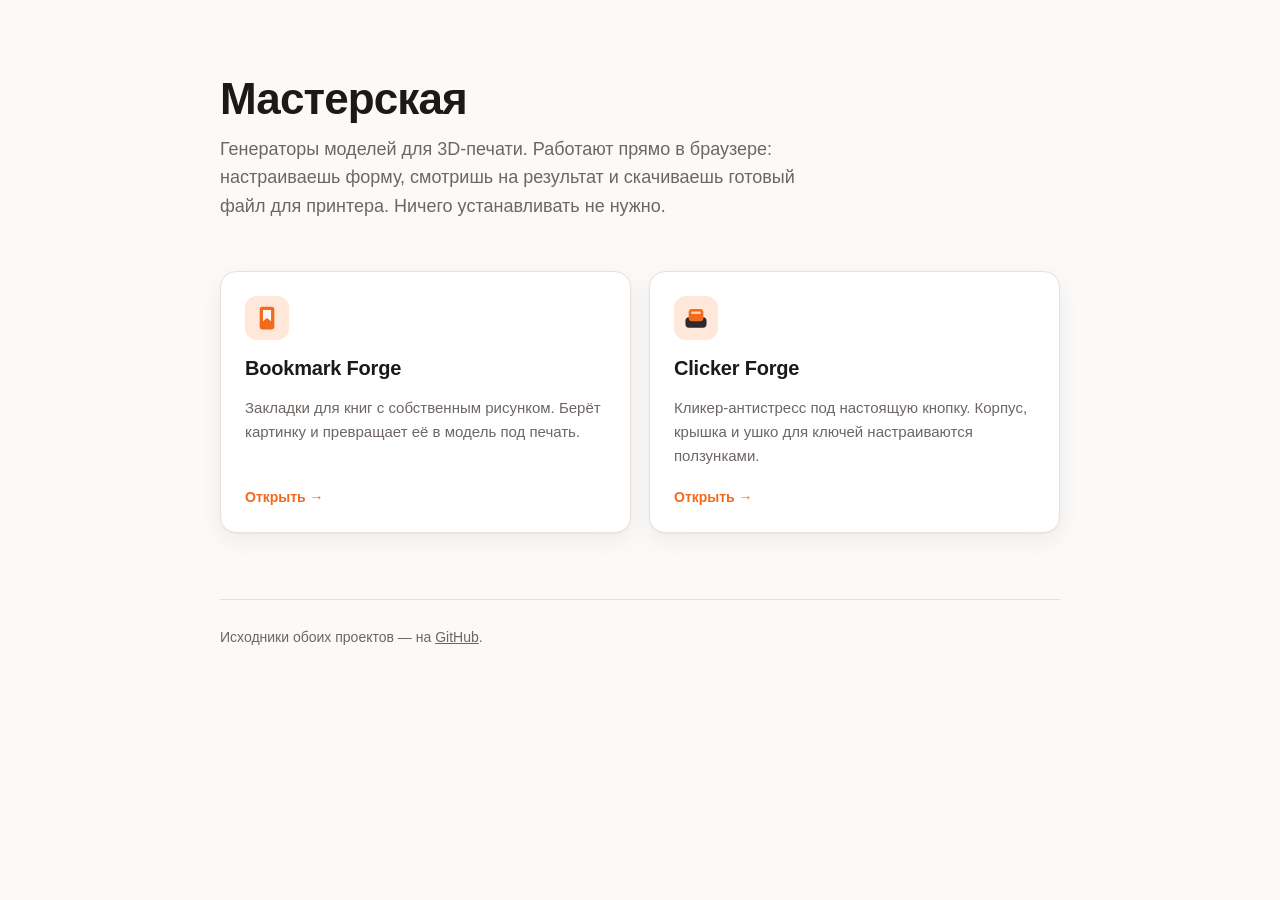
<file: index.html>
<!doctype html>
<html lang="ru">
<head>
<meta charset="utf-8">
<meta name="viewport" content="width=device-width, initial-scale=1, viewport-fit=cover">
<title>Мастерская — генераторы моделей для 3D-печати</title>
<meta name="description" content="Браузерные генераторы моделей для 3D-печати: закладки и кликеры. Настраиваются в браузере, скачиваются готовым файлом.">
<link rel="icon" href="bookmark-generator/favicon.svg">
<link rel="stylesheet" href="assets/site.css">
</head>
<body>

<div class="wrap">

  <header class="top">
    <h1>Мастерская</h1>
    <p class="lede">
      Генераторы моделей для 3D-печати. Работают прямо в браузере: настраиваешь форму,
      смотришь на результат и скачиваешь готовый файл для принтера. Ничего устанавливать не нужно.
    </p>
  </header>

  <main>
    <div class="cards">

      <a class="card" href="bookmark/">
        <span class="card__icon"><img src="bookmark-generator/favicon.svg" alt=""></span>
        <h2>Bookmark Forge</h2>
        <p>Закладки для книг с собственным рисунком. Берёт картинку и превращает её в модель под печать.</p>
        <span class="card__more">Открыть →</span>
      </a>

      <a class="card" href="clicker/">
        <span class="card__icon"><img src="clicker-generator/favicon.svg" alt=""></span>
        <h2>Clicker Forge</h2>
        <p>Кликер-антистресс под настоящую кнопку. Корпус, крышка и ушко для ключей настраиваются ползунками.</p>
        <span class="card__more">Открыть →</span>
      </a>

    </div>
  </main>

  <footer>
    Исходники обоих проектов — на
    <a href="https://github.com/a-asnia">GitHub</a>.
  </footer>

</div>

</body>
</html>
</file>
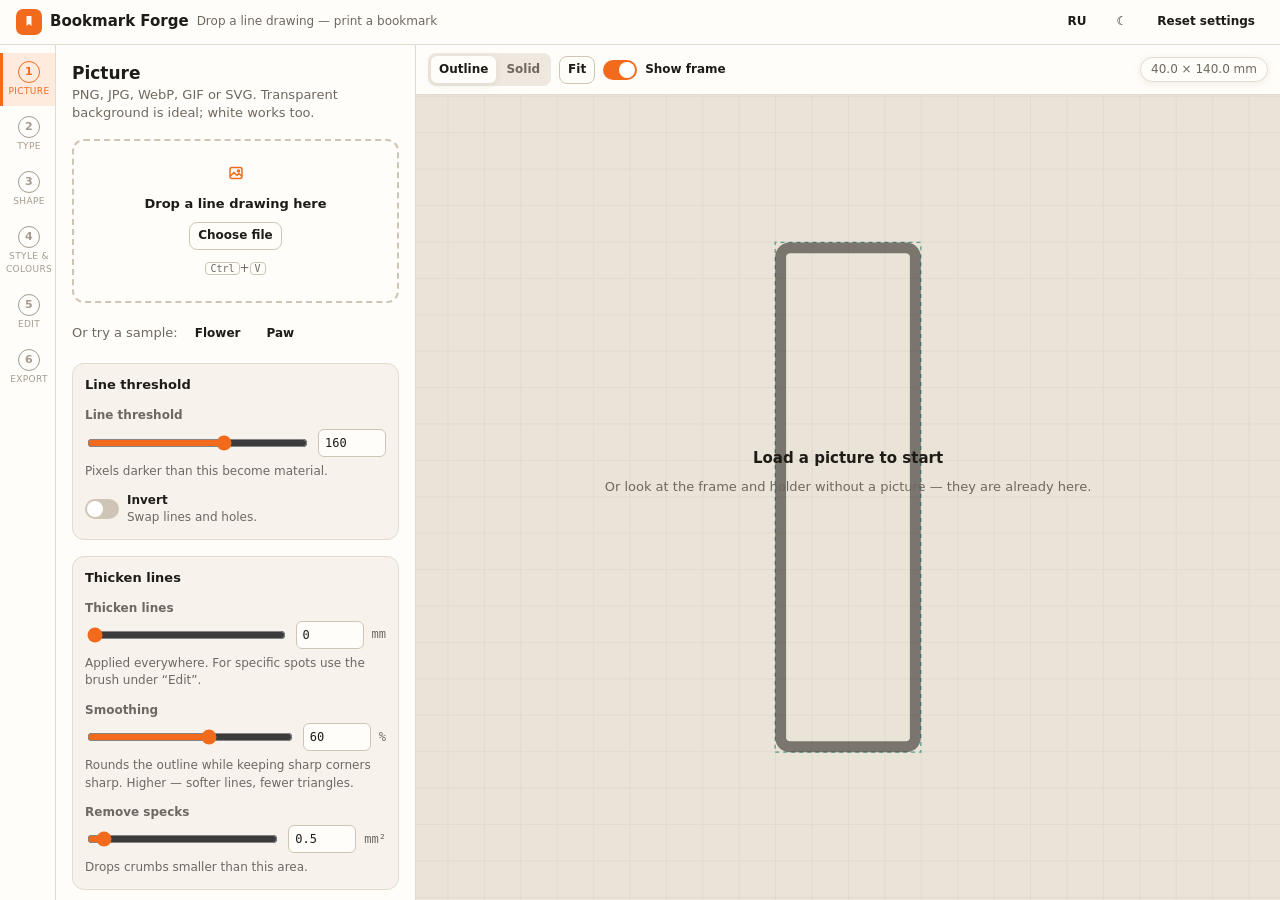
<file: bookmark-generator/index.html>
<!doctype html>
<html lang="ru">
  <head>
    <meta charset="UTF-8" />
    <meta name="viewport" content="width=device-width, initial-scale=1.0, viewport-fit=cover" />
    <meta name="color-scheme" content="light dark" />
    <meta name="description" content="Bookmark Forge — turn a line drawing into a 3D-printable bookmark, in your browser." />
    <meta name="theme-color" content="#f3eee6" media="(prefers-color-scheme: light)" />
    <meta name="theme-color" content="#151619" media="(prefers-color-scheme: dark)" />
    <link rel="icon" href="./favicon.svg" type="image/svg+xml" />
    <title>Bookmark Forge</title>
    <script>
      (function () {
        try {
          var saved = localStorage.getItem('bf-theme');
          var dark = window.matchMedia && window.matchMedia('(prefers-color-scheme: dark)').matches;
          document.documentElement.setAttribute('data-theme', saved || (dark ? 'dark' : 'light'));
        } catch (e) {}
      })();
    </script>
    <script type="module" crossorigin src="./assets/index-Cq1vgOI5.js"></script>
    <link rel="stylesheet" crossorigin href="./assets/index-BDstHMY_.css">
  </head>
  <body>
    <div id="root"></div>
  </body>
</html>
</file>
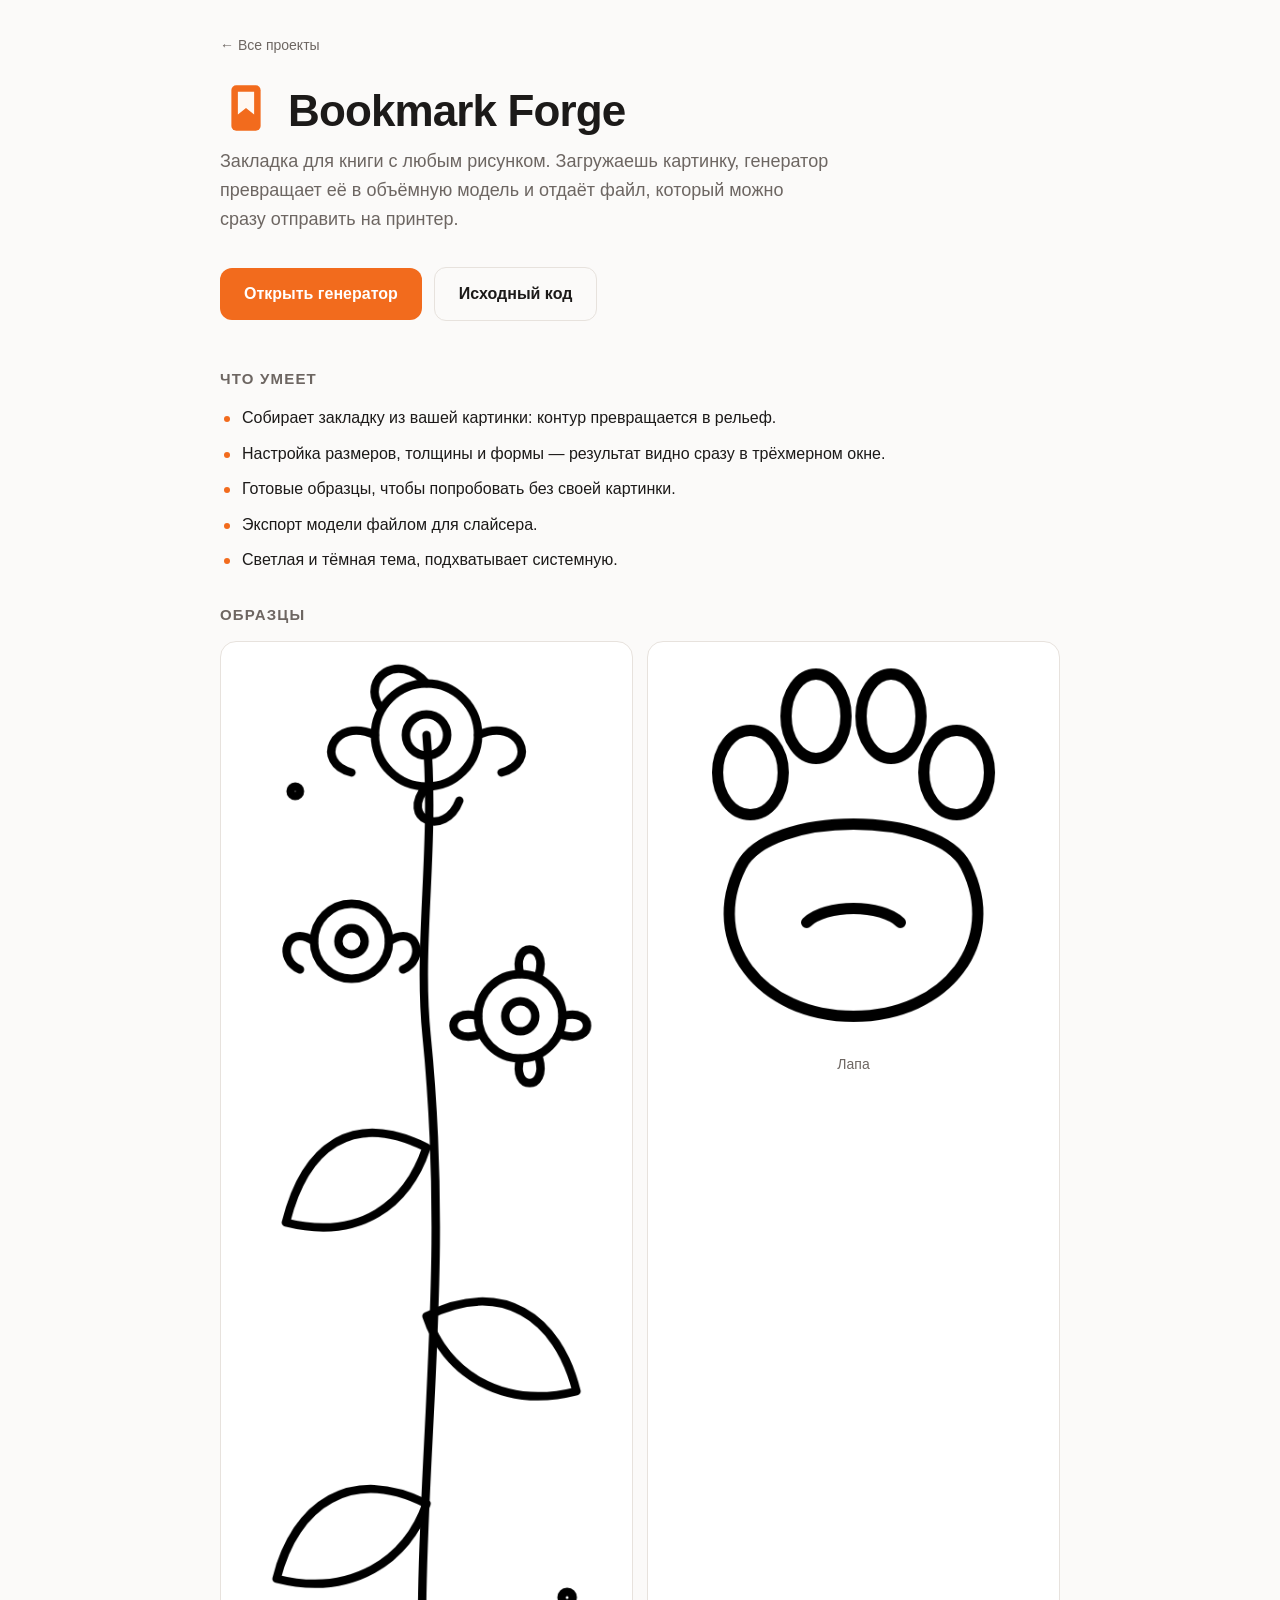
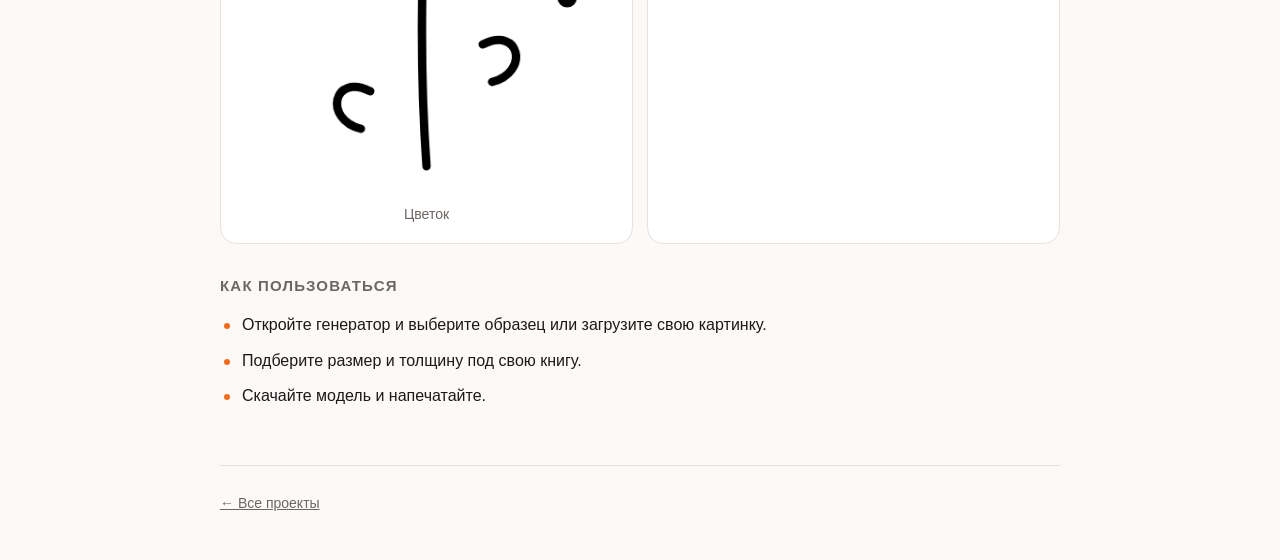
<file: bookmark/index.html>
<!doctype html>
<html lang="ru">
<head>
<meta charset="utf-8">
<meta name="viewport" content="width=device-width, initial-scale=1, viewport-fit=cover">
<title>Bookmark Forge — генератор закладок для 3D-печати</title>
<meta name="description" content="Генератор закладок для 3D-печати: загружаешь картинку, настраиваешь форму и толщину, скачиваешь готовую модель.">
<link rel="icon" href="../bookmark-generator/favicon.svg">
<link rel="stylesheet" href="../assets/site.css">
</head>
<body>

<div class="wrap">

  <header class="top top--inner">
    <a class="back" href="../">← Все проекты</a>
    <div class="hero">
      <img src="../bookmark-generator/favicon.svg" alt="">
      <h1>Bookmark Forge</h1>
    </div>
    <p class="lede">
      Закладка для книги с любым рисунком. Загружаешь картинку, генератор превращает её
      в объёмную модель и отдаёт файл, который можно сразу отправить на принтер.
    </p>

    <div class="actions">
      <a class="btn" href="../bookmark-generator/">Открыть генератор</a>
      <a class="btn btn--ghost" href="https://github.com/a-asnia/bookmark-generator">Исходный код</a>
    </div>
  </header>

  <main>

    <section>
      <h2>Что умеет</h2>
      <ul class="list">
        <li>Собирает закладку из вашей картинки: контур превращается в рельеф.</li>
        <li>Настройка размеров, толщины и формы — результат видно сразу в трёхмерном окне.</li>
        <li>Готовые образцы, чтобы попробовать без своей картинки.</li>
        <li>Экспорт модели файлом для слайсера.</li>
        <li>Светлая и тёмная тема, подхватывает системную.</li>
      </ul>
    </section>

    <section>
      <h2>Образцы</h2>
      <div class="shots">
        <figure>
          <img src="../bookmark-generator/samples/flower.png" alt="Закладка с цветочным узором">
          <figcaption>Цветок</figcaption>
        </figure>
        <figure>
          <img src="../bookmark-generator/samples/paw.png" alt="Закладка с отпечатком лапы">
          <figcaption>Лапа</figcaption>
        </figure>
      </div>
    </section>

    <section>
      <h2>Как пользоваться</h2>
      <ul class="list">
        <li>Откройте генератор и выберите образец или загрузите свою картинку.</li>
        <li>Подберите размер и толщину под свою книгу.</li>
        <li>Скачайте модель и напечатайте.</li>
      </ul>
    </section>

  </main>

  <footer>
    <a href="../">← Все проекты</a>
  </footer>

</div>

</body>
</html>
</file>
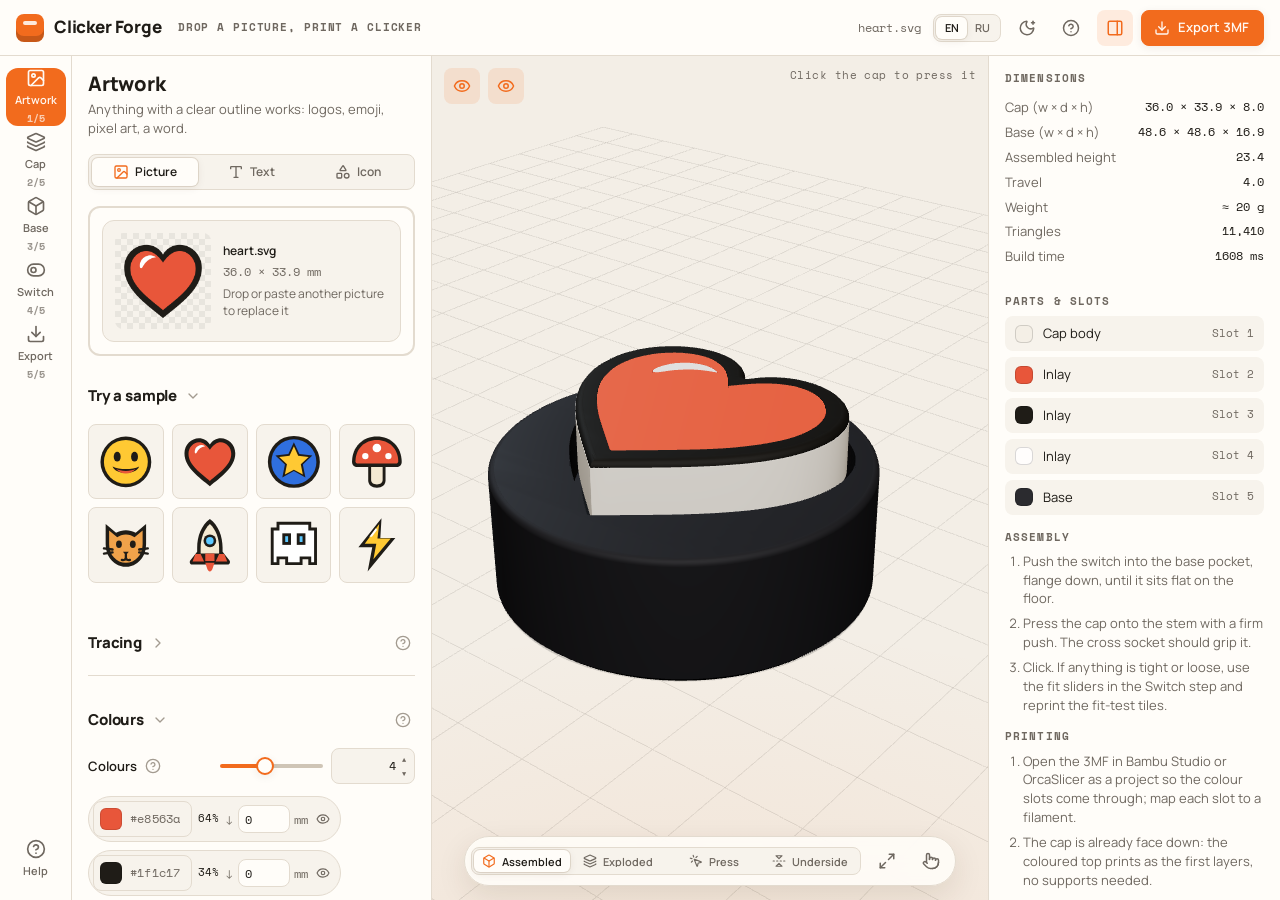
<file: clicker-generator/index.html>
<!doctype html>
<html lang="en">
  <head>
    <meta charset="UTF-8" />
    <meta name="viewport" content="width=device-width, initial-scale=1.0, viewport-fit=cover" />
    <meta name="color-scheme" content="light dark" />
    <meta name="description" content="Clicker Forge — turn any picture, text or icon into a 3D-printable MX-switch fidget clicker, right in your browser." />
    <meta name="theme-color" content="#f3eee6" media="(prefers-color-scheme: light)" />
    <meta name="theme-color" content="#151619" media="(prefers-color-scheme: dark)" />
    <link rel="icon" href="./favicon.svg" type="image/svg+xml" />
    <title>Clicker Forge</title>
    <script>
      (function () {
        try {
          var saved = localStorage.getItem('cf-theme');
          var dark = window.matchMedia && window.matchMedia('(prefers-color-scheme: dark)').matches;
          document.documentElement.setAttribute('data-theme', saved || (dark ? 'dark' : 'light'));
        } catch (e) {}
      })();
    </script>
    <script type="module" crossorigin src="./assets/index-BSls2y7h.js"></script>
    <link rel="stylesheet" crossorigin href="./assets/index-DVTVAAAL.css">
  </head>
  <body>
    <div id="root"></div>
  </body>
</html>
</file>
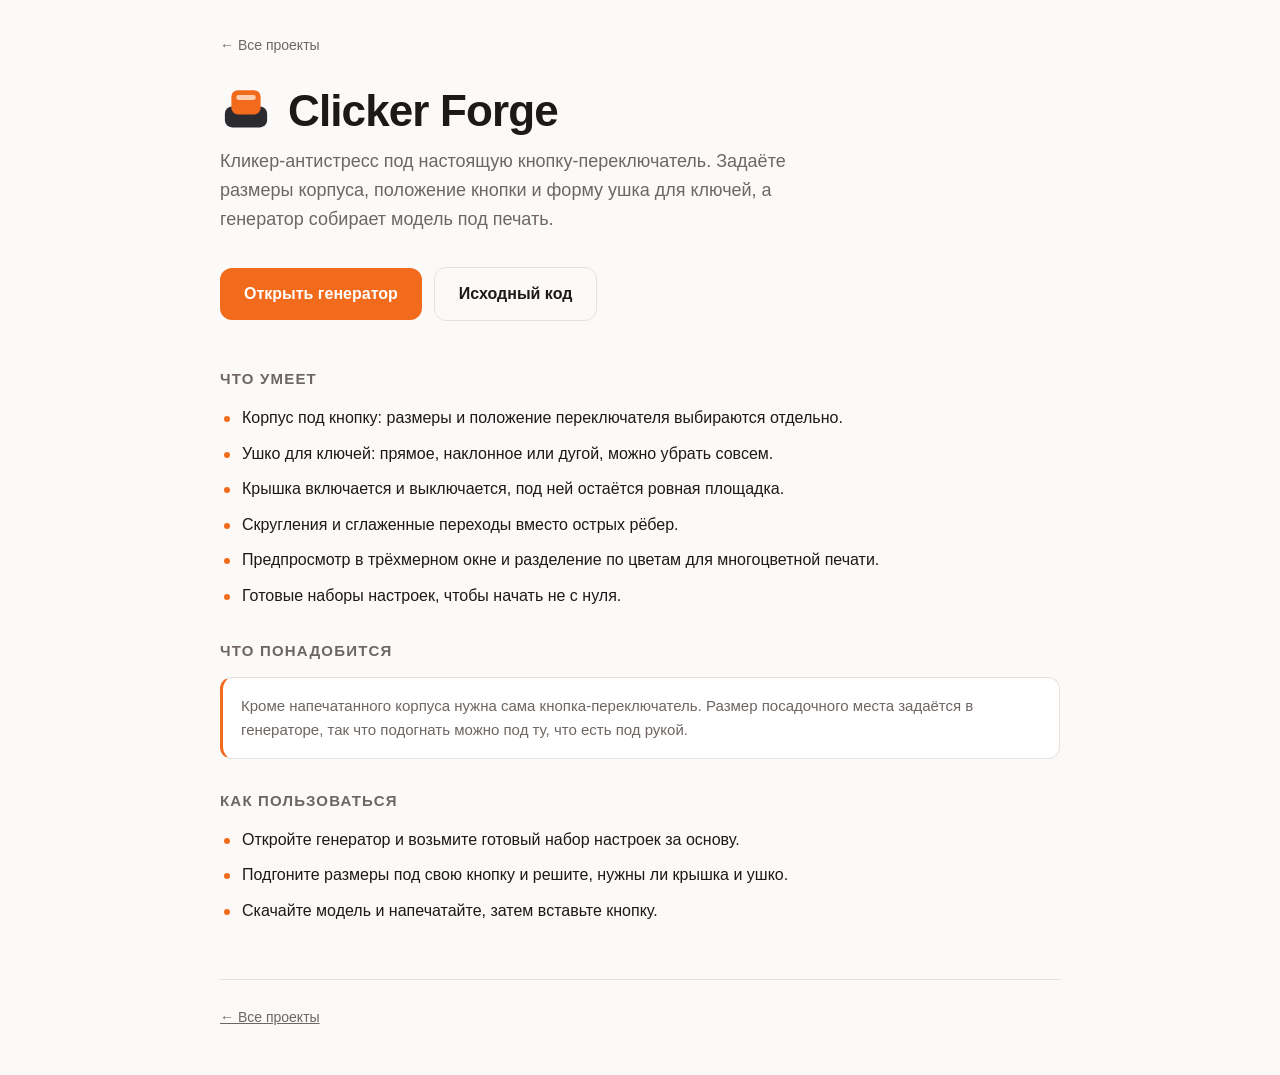
<file: clicker/index.html>
<!doctype html>
<html lang="ru">
<head>
<meta charset="utf-8">
<meta name="viewport" content="width=device-width, initial-scale=1, viewport-fit=cover">
<title>Clicker Forge — генератор кликеров для 3D-печати</title>
<meta name="description" content="Генератор корпуса кликера-антистресса под 3D-печать: размеры, крышка, ушко для ключей и посадочное место под кнопку.">
<link rel="icon" href="../clicker-generator/favicon.svg">
<link rel="stylesheet" href="../assets/site.css">
</head>
<body>

<div class="wrap">

  <header class="top top--inner">
    <a class="back" href="../">← Все проекты</a>
    <div class="hero">
      <img src="../clicker-generator/favicon.svg" alt="">
      <h1>Clicker Forge</h1>
    </div>
    <p class="lede">
      Кликер-антистресс под настоящую кнопку-переключатель. Задаёте размеры корпуса,
      положение кнопки и форму ушка для ключей, а генератор собирает модель под печать.
    </p>

    <div class="actions">
      <a class="btn" href="../clicker-generator/">Открыть генератор</a>
      <a class="btn btn--ghost" href="https://github.com/a-asnia/clicker-generator">Исходный код</a>
    </div>
  </header>

  <main>

    <section>
      <h2>Что умеет</h2>
      <ul class="list">
        <li>Корпус под кнопку: размеры и положение переключателя выбираются отдельно.</li>
        <li>Ушко для ключей: прямое, наклонное или дугой, можно убрать совсем.</li>
        <li>Крышка включается и выключается, под ней остаётся ровная площадка.</li>
        <li>Скругления и сглаженные переходы вместо острых рёбер.</li>
        <li>Предпросмотр в трёхмерном окне и разделение по цветам для многоцветной печати.</li>
        <li>Готовые наборы настроек, чтобы начать не с нуля.</li>
      </ul>
    </section>

    <section>
      <h2>Что понадобится</h2>
      <div class="note">
        Кроме напечатанного корпуса нужна сама кнопка-переключатель. Размер посадочного места
        задаётся в генераторе, так что подогнать можно под ту, что есть под рукой.
      </div>
    </section>

    <section>
      <h2>Как пользоваться</h2>
      <ul class="list">
        <li>Откройте генератор и возьмите готовый набор настроек за основу.</li>
        <li>Подгоните размеры под свою кнопку и решите, нужны ли крышка и ушко.</li>
        <li>Скачайте модель и напечатайте, затем вставьте кнопку.</li>
      </ul>
    </section>

  </main>

  <footer>
    <a href="../">← Все проекты</a>
  </footer>

</div>

</body>
</html>
</file>
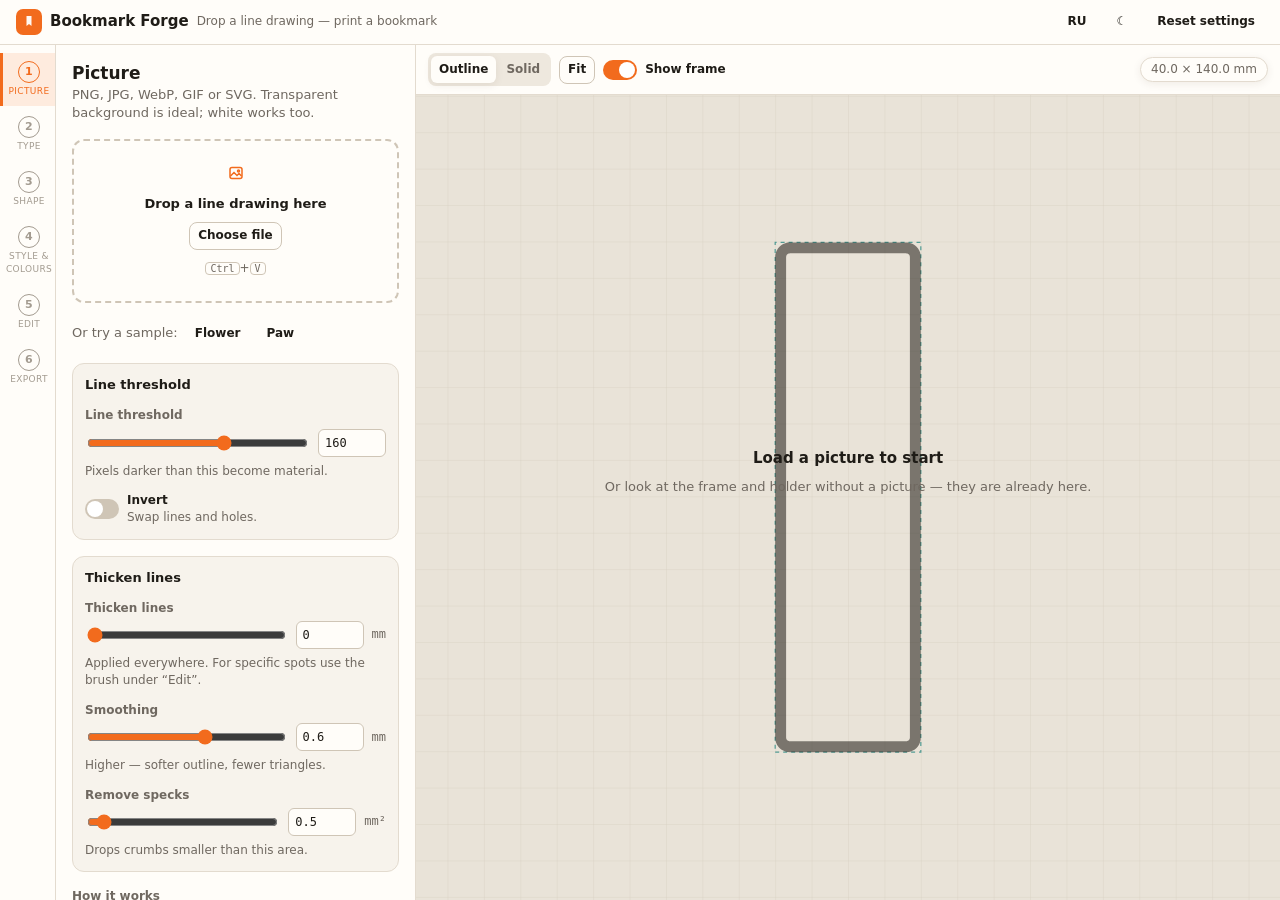
<file: bookmarkgeneratorsite/bookmark-generator/index.html>
<!doctype html>
<html lang="ru">
  <head>
    <meta charset="UTF-8" />
    <meta name="viewport" content="width=device-width, initial-scale=1.0, viewport-fit=cover" />
    <meta name="color-scheme" content="light dark" />
    <meta name="description" content="Bookmark Forge — turn a line drawing into a 3D-printable bookmark, in your browser." />
    <meta name="theme-color" content="#f3eee6" media="(prefers-color-scheme: light)" />
    <meta name="theme-color" content="#151619" media="(prefers-color-scheme: dark)" />
    <link rel="icon" href="./favicon.svg" type="image/svg+xml" />
    <title>Bookmark Forge</title>
    <script>
      (function () {
        try {
          var saved = localStorage.getItem('bf-theme');
          var dark = window.matchMedia && window.matchMedia('(prefers-color-scheme: dark)').matches;
          document.documentElement.setAttribute('data-theme', saved || (dark ? 'dark' : 'light'));
        } catch (e) {}
      })();
    </script>
    <script type="module" crossorigin src="./assets/index-C61XSTSv.js"></script>
    <link rel="stylesheet" crossorigin href="./assets/index-BDstHMY_.css">
  </head>
  <body>
    <div id="root"></div>
  </body>
</html>
</file>
<file: assets/site.css>
:root {
  color-scheme: light dark;
  --accent: #f26b1d;
  --accent-soft: #ffe8d9;
  --bg: #fbfaf9;
  --surface: #ffffff;
  --line: #e7e2dd;
  --text: #1c1a19;
  --muted: #6d6662;
  --shadow: 0 1px 2px rgba(28, 26, 25, .05), 0 8px 24px rgba(28, 26, 25, .06);
  --radius: 16px;
}

@media (prefers-color-scheme: dark) {
  :root {
    --accent: #ff8140;
    --accent-soft: #3a2116;
    --bg: #131211;
    --surface: #1c1a19;
    --line: #2e2b28;
    --text: #f2efec;
    --muted: #a39a94;
    --shadow: 0 1px 2px rgba(0, 0, 0, .4), 0 8px 24px rgba(0, 0, 0, .3);
  }
}

* { box-sizing: border-box; }

body {
  margin: 0;
  background: var(--bg);
  color: var(--text);
  font: 16px/1.6 -apple-system, BlinkMacSystemFont, "Segoe UI", Roboto, "Helvetica Neue", Arial, sans-serif;
  -webkit-font-smoothing: antialiased;
}

.wrap {
  max-width: 880px;
  margin: 0 auto;
  padding: 0 20px;
}

a { color: inherit; }

/* ── шапка ───────────────────────────────────────────── */

.top {
  padding: 56px 0 8px;
}

.top--inner { padding: 28px 0 8px; }

.back {
  display: inline-flex;
  align-items: center;
  gap: 6px;
  color: var(--muted);
  text-decoration: none;
  font-size: 14px;
  padding: 6px 10px 6px 6px;
  margin-left: -6px;
  border-radius: 8px;
}

.back:hover { color: var(--text); background: var(--surface); }

h1 {
  font-size: clamp(30px, 6vw, 44px);
  line-height: 1.15;
  letter-spacing: -.02em;
  margin: 18px 0 10px;
}

.lede {
  font-size: 18px;
  color: var(--muted);
  max-width: 34em;
  margin: 0 0 8px;
}

/* ── карточки проектов ───────────────────────────────── */

.cards {
  display: grid;
  gap: 18px;
  grid-template-columns: repeat(auto-fit, minmax(280px, 1fr));
  padding: 34px 0 10px;
}

.card {
  display: flex;
  flex-direction: column;
  gap: 12px;
  background: var(--surface);
  border: 1px solid var(--line);
  border-radius: var(--radius);
  padding: 24px;
  text-decoration: none;
  box-shadow: var(--shadow);
  transition: transform .15s ease, border-color .15s ease;
}

.card:hover {
  transform: translateY(-2px);
  border-color: var(--accent);
}

.card__icon {
  width: 44px;
  height: 44px;
  display: grid;
  place-items: center;
  background: var(--accent-soft);
  border-radius: 12px;
}

.card__icon img { width: 26px; height: 26px; }

.card h2 {
  font-size: 20px;
  margin: 0;
  letter-spacing: -.01em;
}

.card p {
  margin: 0;
  color: var(--muted);
  font-size: 15px;
}

.card__more {
  margin-top: auto;
  padding-top: 6px;
  color: var(--accent);
  font-size: 14px;
  font-weight: 600;
}

/* ── страница проекта ────────────────────────────────── */

.hero {
  display: flex;
  align-items: center;
  gap: 16px;
  margin-top: 6px;
}

.hero img { width: 52px; height: 52px; }

.actions {
  display: flex;
  flex-wrap: wrap;
  gap: 12px;
  align-items: center;
  padding: 26px 0 8px;
}

.btn {
  display: inline-block;
  background: var(--accent);
  color: #fff;
  text-decoration: none;
  font-weight: 600;
  padding: 13px 24px;
  border-radius: 12px;
}

.btn:hover { filter: brightness(1.06); }

.btn--ghost {
  background: transparent;
  color: var(--text);
  border: 1px solid var(--line);
}

.btn--ghost:hover { border-color: var(--accent); filter: none; }

section { padding: 30px 0 0; }

section h2 {
  font-size: 15px;
  text-transform: uppercase;
  letter-spacing: .08em;
  color: var(--muted);
  font-weight: 600;
  margin: 0 0 14px;
}

.list {
  list-style: none;
  margin: 0;
  padding: 0;
  display: grid;
  gap: 10px;
}

.list li {
  padding-left: 22px;
  position: relative;
  color: var(--text);
}

.list li::before {
  content: "";
  position: absolute;
  left: 4px;
  top: 11px;
  width: 6px;
  height: 6px;
  border-radius: 50%;
  background: var(--accent);
}

.shots {
  display: grid;
  gap: 14px;
  grid-template-columns: repeat(auto-fit, minmax(180px, 1fr));
}

.shots figure {
  margin: 0;
  background: var(--surface);
  border: 1px solid var(--line);
  border-radius: var(--radius);
  padding: 18px;
  text-align: center;
}

.shots img {
  max-width: 100%;
  height: auto;
  border-radius: 8px;
}

.shots figcaption {
  color: var(--muted);
  font-size: 14px;
  padding-top: 10px;
}

.note {
  background: var(--surface);
  border: 1px solid var(--line);
  border-left: 3px solid var(--accent);
  border-radius: 12px;
  padding: 16px 18px;
  color: var(--muted);
  font-size: 15px;
}

footer {
  margin-top: 56px;
  padding: 26px 0 46px;
  border-top: 1px solid var(--line);
  color: var(--muted);
  font-size: 14px;
}

footer a { color: var(--muted); }
</file>
<file: bookmark-generator/assets/index-BDstHMY_.css>
:root{--lightningcss-light:initial;--lightningcss-dark: ;color-scheme:light;--bg:#f3eee6;--panel:#fffdf9;--panel-2:#f7f3ec;--panel-3:#eee8de;--line:#e3dbcf;--line-strong:#cfc5b6;--ink:#1f1c17;--ink-2:#6f6860;--ink-3:#a39b90;--accent:#f26b1d;--accent-hover:#e05f14;--accent-ink:#fff8f2;--accent-soft:#f26b1d1f;--teal:#157f7a;--teal-soft:#157f7a1f;--ok:#2e8b57;--ok-soft:#2e8b571f;--warn:#c98a12;--warn-soft:#c98a1224;--danger:#c4463a;--danger-soft:#c4463a1f;--danger-ink:#fff6f4;--scrim:#1f1c1759;--shadow:0 10px 30px #3c280a1a;--shadow-sm:0 2px 8px #3c280a14;--stage-bg:#e9e3d8;--stage-grid:#d9d1c3;--s-1:4px;--s-2:8px;--s-3:12px;--s-4:16px;--s-5:24px;--s-6:32px;--r-xs:6px;--r-sm:8px;--r-md:12px;--r-lg:18px;--r-pill:999px;--font-ui:"Manrope", system-ui, -apple-system, "Segoe UI", Roboto, "Helvetica Neue", Arial, sans-serif;--font-mono:"Space Mono", ui-monospace, "SFMono-Regular", Menlo, Consolas, monospace;--fs-xs:11px;--fs-sm:12px;--fs-md:13px;--fs-lg:15px;--fs-xl:17px;--ctl-h:34px;--ctl-h-sm:28px;--t-fast:.12s ease-out;--t-base:.18s ease-out}@media (prefers-color-scheme:dark){:root:not([data-theme=light]){--lightningcss-light: ;--lightningcss-dark:initial;color-scheme:dark;--bg:#151619;--panel:#1e2024;--panel-2:#25282e;--panel-3:#2d3138;--line:#31353c;--line-strong:#454a53;--ink:#f1ede5;--ink-2:#a09a90;--ink-3:#6d675f;--accent:#ff7c33;--accent-hover:#ff8f50;--accent-ink:#1a0d05;--accent-soft:#ff7c3329;--teal:#2fb7b0;--teal-soft:#2fb7b029;--ok:#4fc27e;--ok-soft:#4fc27e29;--warn:#e6a83a;--warn-soft:#e6a83a29;--danger:#ef6b5e;--danger-soft:#ef6b5e29;--danger-ink:#1c0806;--scrim:#0000008c;--shadow:0 10px 30px #00000073;--shadow-sm:0 2px 8px #00000059;--stage-bg:#1a1c20;--stage-grid:#262930}}:root[data-theme=dark]{--lightningcss-light: ;--lightningcss-dark:initial;color-scheme:dark;--bg:#151619;--panel:#1e2024;--panel-2:#25282e;--panel-3:#2d3138;--line:#31353c;--line-strong:#454a53;--ink:#f1ede5;--ink-2:#a09a90;--ink-3:#6d675f;--accent:#ff7c33;--accent-hover:#ff8f50;--accent-ink:#1a0d05;--accent-soft:#ff7c3329;--teal:#2fb7b0;--teal-soft:#2fb7b029;--ok:#4fc27e;--ok-soft:#4fc27e29;--warn:#e6a83a;--warn-soft:#e6a83a29;--danger:#ef6b5e;--danger-soft:#ef6b5e29;--danger-ink:#1c0806;--scrim:#0000008c;--shadow:0 10px 30px #00000073;--shadow-sm:0 2px 8px #00000059;--stage-bg:#1a1c20;--stage-grid:#262930}*{box-sizing:border-box}html,body,#root{height:100%;margin:0}body{background:var(--bg);color:var(--ink);font:400 var(--fs-md)/1.45 var(--font-ui);-webkit-font-smoothing:antialiased}button,input,select{font:inherit;color:inherit}button{cursor:pointer}a{color:var(--accent)}h1,h2,h3,p{margin:0}.mono{font-family:var(--font-mono);font-size:var(--fs-sm)}.muted{color:var(--ink-2)}.hint{color:var(--ink-2);font-size:var(--fs-sm);margin-top:2px}.app{grid-template-rows:auto 1fr;height:100%;display:grid}.topbar{align-items:center;gap:var(--s-3);padding:var(--s-2) var(--s-4);border-bottom:1px solid var(--line);background:var(--panel);display:flex}.logo{align-items:center;gap:var(--s-2);font-weight:700;font-size:var(--fs-lg);display:flex}.logo__mark{background:var(--accent);width:26px;height:26px;color:var(--accent-ink);border-radius:7px;place-items:center;display:grid}.logo__tag{color:var(--ink-2);font-weight:400;font-size:var(--fs-sm)}.topbar__spacer{flex:1}.body{grid-template-columns:56px 360px 1fr;min-height:0;display:grid}.rail{border-right:1px solid var(--line);background:var(--panel);padding:var(--s-2) 0;flex-direction:column;gap:2px;display:flex}.rail__btn{color:var(--ink-3);letter-spacing:.04em;text-transform:uppercase;background:0 0;border:0;border-left:3px solid #0000;flex-direction:column;align-items:center;gap:2px;padding:8px 0;font-size:9px;display:flex}.rail__btn:hover{color:var(--ink)}.rail__btn--on{color:var(--accent);border-left-color:var(--accent);background:var(--accent-soft)}.rail__num{border:1.5px solid;border-radius:50%;place-items:center;width:22px;height:22px;font-size:11px;font-weight:700;display:grid}.panel{border-right:1px solid var(--line);background:var(--panel);padding:var(--s-4);gap:var(--s-4);flex-direction:column;display:flex;overflow-y:auto}.panel__title{font-size:var(--fs-xl);font-weight:700}.panel__lead{color:var(--ink-2)}.stage{background:var(--stage-bg);grid-template-rows:auto 1fr;min-width:0;min-height:0;display:grid;position:relative}.stage__toolbar{gap:var(--s-2);padding:var(--s-2) var(--s-3);border-bottom:1px solid var(--line);background:var(--panel);flex-wrap:wrap;align-items:center;display:flex}.stage__canvas{min-height:0;position:relative;overflow:hidden}.stage__canvas svg,.stage__canvas canvas{touch-action:none;width:100%;height:100%;display:block}.stage__empty{text-align:center;place-content:center;gap:var(--s-2);pointer-events:none;color:var(--ink-2);display:grid;position:absolute;top:0;bottom:0;left:0;right:0}.stage__empty b{color:var(--ink);font-size:var(--fs-lg)}.stage__hud{left:var(--s-3);bottom:var(--s-3);gap:var(--s-2);pointer-events:none;flex-wrap:wrap;display:flex;position:absolute}.stage__hud>*{pointer-events:auto}.badge{background:var(--panel);border:1px solid var(--line);border-radius:var(--r-pill);font-size:var(--fs-sm);color:var(--ink-2);box-shadow:var(--shadow-sm);padding:3px 10px}.section{border:1px solid var(--line);border-radius:var(--r-md);background:var(--panel-2)}.section__head{align-items:center;gap:var(--s-2);padding:var(--s-3) var(--s-3);font-weight:700;display:flex}.section__body{padding:0 var(--s-3) var(--s-3);gap:var(--s-3);flex-direction:column;display:flex}.field{flex-direction:column;gap:4px;display:flex}.field__label{font-size:var(--fs-sm);color:var(--ink-2);justify-content:space-between;align-items:baseline;font-weight:600;display:flex}.field__value{font-family:var(--font-mono);color:var(--ink);font-weight:400}.slider{align-items:center;gap:var(--s-2);display:flex}.slider input[type=range]{accent-color:var(--accent);flex:1;min-width:0}.slider__num{width:68px;height:var(--ctl-h-sm);border:1px solid var(--line-strong);border-radius:var(--r-xs);background:var(--panel);font-family:var(--font-mono);font-size:var(--fs-sm);padding:0 6px}.seg{background:var(--panel-3);border-radius:var(--r-sm);flex-wrap:wrap;gap:2px;padding:3px;display:flex}.seg__opt{color:var(--ink-2);font-weight:600;font-size:var(--fs-sm);white-space:nowrap;background:0 0;border:0;border-radius:6px;flex:1;padding:5px 8px}.seg__opt:hover{color:var(--ink)}.seg__opt--on{background:var(--panel);color:var(--ink);box-shadow:var(--shadow-sm)}.toggle{align-items:center;gap:var(--s-2);cursor:pointer;display:flex}.toggle__track{background:var(--line-strong);width:34px;height:20px;transition:background var(--t-fast);border-radius:999px;flex:none;position:relative}.toggle__track--on{background:var(--accent)}.toggle__thumb{width:16px;height:16px;transition:transform var(--t-fast);background:#fff;border-radius:50%;position:absolute;top:2px;left:2px}.toggle__track--on .toggle__thumb{transform:translate(14px)}.toggle__text{flex-direction:column;display:flex}.toggle__label{font-weight:600;font-size:var(--fs-sm)}.select{height:var(--ctl-h);border:1px solid var(--line-strong);border-radius:var(--r-sm);background:var(--panel);width:100%;padding:0 8px}.btn{height:var(--ctl-h);border-radius:var(--r-sm);border:1px solid var(--line-strong);background:var(--panel);justify-content:center;align-items:center;gap:6px;padding:0 12px;font-weight:600;display:inline-flex}.btn:hover:not(:disabled){background:var(--panel-3)}.btn:disabled{opacity:.5;cursor:default}.btn--primary{background:var(--accent);border-color:var(--accent);color:var(--accent-ink)}.btn--primary:hover:not(:disabled){background:var(--accent-hover)}.btn--ghost{background:0 0;border-color:#0000}.btn--sm{height:var(--ctl-h-sm);font-size:var(--fs-sm);padding:0 8px}.btn--full{width:100%}.btn--danger{color:var(--danger)}.row{gap:var(--s-2);align-items:center;display:flex}.row--wrap{flex-wrap:wrap}.grid2{gap:var(--s-2) var(--s-3);grid-template-columns:1fr 1fr;display:grid}.callout{gap:var(--s-2);padding:var(--s-2) var(--s-3);border-radius:var(--r-sm);font-size:var(--fs-sm);background:var(--warn-soft);color:var(--ink);border:1px solid var(--warn);display:flex}.callout--danger{background:var(--danger-soft);border-color:var(--danger)}.callout--ok{background:var(--ok-soft);border-color:var(--ok)}.callout--info{background:var(--teal-soft);border-color:var(--teal)}.tiles{gap:var(--s-2);grid-template-columns:repeat(auto-fill,minmax(96px,1fr));display:grid}.tile{border:1px solid var(--line-strong);background:var(--panel);border-radius:var(--r-sm);font-size:var(--fs-xs);color:var(--ink-2);text-align:center;flex-direction:column;align-items:center;gap:4px;padding:8px 6px 6px;font-weight:600;display:flex}.tile:hover{border-color:var(--ink-3);color:var(--ink)}.tile--on{border-color:var(--accent);color:var(--ink);background:var(--accent-soft)}.tile svg{width:44px;height:56px}.tile svg path,.tile svg circle,.tile svg rect,.tile svg polygon{fill:currentColor;fill-rule:evenodd}.typecard{gap:var(--s-3);padding:var(--s-3);border:1px solid var(--line-strong);border-radius:var(--r-md);background:var(--panel);text-align:left;align-items:center;width:100%;display:flex}.typecard--on{border-color:var(--accent);background:var(--accent-soft)}.typecard__title{font-weight:700}.typecard svg{flex:none;width:40px;height:56px}.typecard svg *{fill:currentColor;fill-rule:evenodd}.dropzone{border:2px dashed var(--line-strong);border-radius:var(--r-md);padding:var(--s-5) var(--s-4);text-align:center;gap:var(--s-2);background:var(--panel);flex-direction:column;align-items:center;display:flex;position:relative}.dropzone--over{border-color:var(--accent);background:var(--accent-soft)}.dropzone input{opacity:0;cursor:pointer;position:absolute;top:0;bottom:0;left:0;right:0}.artpreview{gap:var(--s-3);align-items:center;display:flex}.artpreview__img{object-fit:contain;border:1px solid var(--line);border-radius:var(--r-sm);background:repeating-conic-gradient(var(--panel-3) 0 25%, var(--panel) 0 50%) 0 0 / 12px 12px;width:72px;height:72px}.artpreview__name{word-break:break-all;font-weight:600}.swatches{gap:6px;display:flex}.swatch{border:2px solid var(--line-strong);border-radius:50%;width:26px;height:26px;padding:0;position:relative}.swatch--on{border-color:var(--ink);box-shadow:0 0 0 2px var(--panel), 0 0 0 4px var(--accent)}.swatch input{opacity:0;cursor:pointer;width:100%;height:100%;position:absolute;top:0;bottom:0;left:0;right:0}.palette{gap:var(--s-2);flex-wrap:wrap;align-items:center;display:flex}.palette__slot{font-size:var(--fs-sm);color:var(--ink-2);align-items:center;gap:6px;display:flex}.palette__slot .swatch{cursor:pointer}.tools{gap:var(--s-2);grid-template-columns:repeat(auto-fill,minmax(96px,1fr));display:grid}.tool{border:1px solid var(--line-strong);background:var(--panel);border-radius:var(--r-sm);font-size:var(--fs-xs);color:var(--ink-2);flex-direction:column;align-items:center;gap:4px;padding:8px 6px;font-weight:600;display:flex}.tool--on{border-color:var(--accent);background:var(--accent-soft);color:var(--ink)}.tool svg{width:20px;height:20px}.kbd{font-family:var(--font-mono);border:1px solid var(--line-strong);border-radius:4px;padding:0 4px;font-size:10px}.faq{font-size:var(--fs-sm);color:var(--ink-2);flex-direction:column;gap:6px;display:flex}.toasts{right:var(--s-4);bottom:var(--s-4);gap:var(--s-2);z-index:10;flex-direction:column;display:flex;position:fixed}.toast{background:var(--panel);border:1px solid var(--line);border-left:4px solid var(--ok);border-radius:var(--r-sm);padding:var(--s-2) var(--s-3);box-shadow:var(--shadow);font-size:var(--fs-sm)}.toast--danger{border-left-color:var(--danger)}.stage-cursor--crosshair{cursor:crosshair}.stage-cursor--grab{cursor:grab}.stage-cursor--pointer{cursor:pointer}@media (max-width:960px){.body{grid-template-rows:auto auto 1fr;grid-template-columns:1fr}.rail{border-right:0;border-bottom:1px solid var(--line);flex-direction:row;overflow-x:auto}.rail__btn{border-bottom:3px solid #0000;border-left:0;padding:6px 10px}.rail__btn--on{border-bottom-color:var(--accent)}.panel{border-right:0;border-bottom:1px solid var(--line);max-height:45vh}.stage{min-height:50vh}}
</file>
<file: clicker-generator/assets/index-DVTVAAAL.css>
:root{--lightningcss-light:initial;--lightningcss-dark: ;color-scheme:light;--bg:#f3eee6;--panel:#fffdf9;--panel-2:#f7f3ec;--panel-3:#eee8de;--line:#e3dbcf;--line-strong:#cfc5b6;--ink:#1f1c17;--ink-2:#6f6860;--ink-3:#a39b90;--accent:#f26b1d;--accent-hover:#e05f14;--accent-ink:#fff8f2;--accent-soft:#f26b1d1f;--teal:#157f7a;--teal-soft:#157f7a1f;--ok:#2e8b57;--ok-soft:#2e8b571f;--warn:#c98a12;--warn-soft:#c98a1224;--danger:#c4463a;--danger-soft:#c4463a1f;--danger-ink:#fff6f4;--scrim:#1f1c1759;--tooltip-bg:#2a2621;--tooltip-ink:#f7f2ea;--shadow:0 10px 30px #3c280a1a;--shadow-sm:0 2px 8px #3c280a14;--shadow-pop:0 14px 40px #3c280a2e, 0 0 0 1px var(--line);--s-1:4px;--s-2:8px;--s-3:12px;--s-4:16px;--s-5:24px;--s-6:32px;--r-xs:6px;--r-sm:8px;--r-md:12px;--r-lg:18px;--r-pill:999px;--font-ui:"Manrope", system-ui, -apple-system, "Segoe UI", Roboto, "Helvetica Neue", Arial, sans-serif;--font-mono:"Space Mono", ui-monospace, "SFMono-Regular", Menlo, Consolas, "Liberation Mono", monospace;--fs-xs:11px;--fs-sm:12px;--fs-md:13px;--fs-lg:15px;--fs-xl:17px;--tracking-micro:.08em;--ctl-h:36px;--ctl-h-sm:28px;--ctl-icon:32px;--ctl-pad-x:12px;--label-col:120px;--t-fast:.12s ease-out;--t-base:.18s ease-out;--t-slow:.26s cubic-bezier(.2, .8, .2, 1);--focus-ring:2px solid var(--accent);--focus-offset:2px}@media (prefers-color-scheme:dark){:root:not([data-theme=light]){--lightningcss-light: ;--lightningcss-dark:initial;color-scheme:dark;--bg:#151619;--panel:#1e2024;--panel-2:#25282e;--panel-3:#2d3138;--line:#31353c;--line-strong:#454a53;--ink:#f1ede5;--ink-2:#a09a90;--ink-3:#6d675f;--accent:#ff7c33;--accent-hover:#ff8f50;--accent-ink:#1a0d05;--accent-soft:#ff7c3329;--teal:#2fb7b0;--teal-soft:#2fb7b029;--ok:#4fc27e;--ok-soft:#4fc27e29;--warn:#e6a83a;--warn-soft:#e6a83a29;--danger:#ef6b5e;--danger-soft:#ef6b5e29;--danger-ink:#1c0806;--scrim:#0000008c;--tooltip-bg:#f1ede5;--tooltip-ink:#1f1c17;--shadow:0 10px 30px #00000073;--shadow-sm:0 2px 8px #00000059;--shadow-pop:0 14px 40px #0000008c, 0 0 0 1px var(--line)}}:root[data-theme=dark]{--lightningcss-light: ;--lightningcss-dark:initial;color-scheme:dark;--bg:#151619;--panel:#1e2024;--panel-2:#25282e;--panel-3:#2d3138;--line:#31353c;--line-strong:#454a53;--ink:#f1ede5;--ink-2:#a09a90;--ink-3:#6d675f;--accent:#ff7c33;--accent-hover:#ff8f50;--accent-ink:#1a0d05;--accent-soft:#ff7c3329;--teal:#2fb7b0;--teal-soft:#2fb7b029;--ok:#4fc27e;--ok-soft:#4fc27e29;--warn:#e6a83a;--warn-soft:#e6a83a29;--danger:#ef6b5e;--danger-soft:#ef6b5e29;--danger-ink:#1c0806;--scrim:#0000008c;--tooltip-bg:#f1ede5;--tooltip-ink:#1f1c17;--shadow:0 10px 30px #00000073;--shadow-sm:0 2px 8px #00000059;--shadow-pop:0 14px 40px #0000008c, 0 0 0 1px var(--line)}@font-face{font-family:Manrope;font-style:normal;font-display:swap;font-weight:400;src:url([data-uri])format("woff2"),url([data-uri])format("woff");unicode-range:U+460-52F,U+1C80-1C8A,U+20B4,U+2DE0-2DFF,U+A640-A69F,U+FE2E-FE2F}@font-face{font-family:Manrope;font-style:normal;font-display:swap;font-weight:400;src:url(./manrope-cyrillic-400-normal-BMzJvInZ.woff2)format("woff2"),url(./manrope-cyrillic-400-normal-Dvx59UGC.woff)format("woff");unicode-range:U+301,U+400-45F,U+490-491,U+4B0-4B1,U+2116}@font-face{font-family:Manrope;font-style:normal;font-display:swap;font-weight:400;src:url(./manrope-greek-400-normal-CM4qok81.woff2)format("woff2"),url(./manrope-greek-400-normal-DuX9RsAR.woff)format("woff");unicode-range:U+370-377,U+37A-37F,U+384-38A,U+38C,U+38E-3A1,U+3A3-3FF}@font-face{font-family:Manrope;font-style:normal;font-display:swap;font-weight:400;src:url(./manrope-vietnamese-400-normal-DHb3EETF.woff2)format("woff2"),url(./manrope-vietnamese-400-normal-D7E_mLGF.woff)format("woff");unicode-range:U+102-103,U+110-111,U+128-129,U+168-169,U+1A0-1A1,U+1AF-1B0,U+300-301,U+303-304,U+308-309,U+323,U+329,U+1EA0-1EF9,U+20AB}@font-face{font-family:Manrope;font-style:normal;font-display:swap;font-weight:400;src:url(./manrope-latin-ext-400-normal-CMDvPJRp.woff2)format("woff2"),url(./manrope-latin-ext-400-normal-C-X6QNXX.woff)format("woff");unicode-range:U+100-2BA,U+2BD-2C5,U+2C7-2CC,U+2CE-2D7,U+2DD-2FF,U+304,U+308,U+329,U+1D00-1DBF,U+1E00-1E9F,U+1EF2-1EFF,U+2020,U+20A0-20AB,U+20AD-20C0,U+2113,U+2C60-2C7F,U+A720-A7FF}@font-face{font-family:Manrope;font-style:normal;font-display:swap;font-weight:400;src:url(./manrope-latin-400-normal-PaqtzbVb.woff2)format("woff2"),url(./manrope-latin-400-normal-8tf8FM3T.woff)format("woff");unicode-range:U+??,U+131,U+152-153,U+2BB-2BC,U+2C6,U+2DA,U+2DC,U+304,U+308,U+329,U+2000-206F,U+20AC,U+2122,U+2191,U+2193,U+2212,U+2215,U+FEFF,U+FFFD}@font-face{font-family:Manrope;font-style:normal;font-display:swap;font-weight:600;src:url([data-uri])format("woff2"),url([data-uri])format("woff");unicode-range:U+460-52F,U+1C80-1C8A,U+20B4,U+2DE0-2DFF,U+A640-A69F,U+FE2E-FE2F}@font-face{font-family:Manrope;font-style:normal;font-display:swap;font-weight:600;src:url(./manrope-cyrillic-600-normal-DvRl3Mj-.woff2)format("woff2"),url(./manrope-cyrillic-600-normal-It4mZcQk.woff)format("woff");unicode-range:U+301,U+400-45F,U+490-491,U+4B0-4B1,U+2116}@font-face{font-family:Manrope;font-style:normal;font-display:swap;font-weight:600;src:url(./manrope-greek-600-normal-BoRV6lzK.woff2)format("woff2"),url(./manrope-greek-600-normal-CF2i9ZRY.woff)format("woff");unicode-range:U+370-377,U+37A-37F,U+384-38A,U+38C,U+38E-3A1,U+3A3-3FF}@font-face{font-family:Manrope;font-style:normal;font-display:swap;font-weight:600;src:url(./manrope-vietnamese-600-normal-C1J5PCl_.woff2)format("woff2"),url(./manrope-vietnamese-600-normal-lA7a_7Ok.woff)format("woff");unicode-range:U+102-103,U+110-111,U+128-129,U+168-169,U+1A0-1A1,U+1AF-1B0,U+300-301,U+303-304,U+308-309,U+323,U+329,U+1EA0-1EF9,U+20AB}@font-face{font-family:Manrope;font-style:normal;font-display:swap;font-weight:600;src:url(./manrope-latin-ext-600-normal-_gBojHdJ.woff2)format("woff2"),url(./manrope-latin-ext-600-normal-u5Pl7hTU.woff)format("woff");unicode-range:U+100-2BA,U+2BD-2C5,U+2C7-2CC,U+2CE-2D7,U+2DD-2FF,U+304,U+308,U+329,U+1D00-1DBF,U+1E00-1E9F,U+1EF2-1EFF,U+2020,U+20A0-20AB,U+20AD-20C0,U+2113,U+2C60-2C7F,U+A720-A7FF}@font-face{font-family:Manrope;font-style:normal;font-display:swap;font-weight:600;src:url(./manrope-latin-600-normal-4f0koTD-.woff2)format("woff2"),url(./manrope-latin-600-normal-BqgrALkZ.woff)format("woff");unicode-range:U+??,U+131,U+152-153,U+2BB-2BC,U+2C6,U+2DA,U+2DC,U+304,U+308,U+329,U+2000-206F,U+20AC,U+2122,U+2191,U+2193,U+2212,U+2215,U+FEFF,U+FFFD}@font-face{font-family:Manrope;font-style:normal;font-display:swap;font-weight:800;src:url([data-uri])format("woff2"),url([data-uri])format("woff");unicode-range:U+460-52F,U+1C80-1C8A,U+20B4,U+2DE0-2DFF,U+A640-A69F,U+FE2E-FE2F}@font-face{font-family:Manrope;font-style:normal;font-display:swap;font-weight:800;src:url(./manrope-cyrillic-800-normal-AvdZ5mAV.woff2)format("woff2"),url(./manrope-cyrillic-800-normal-BuEMjQU-.woff)format("woff");unicode-range:U+301,U+400-45F,U+490-491,U+4B0-4B1,U+2116}@font-face{font-family:Manrope;font-style:normal;font-display:swap;font-weight:800;src:url(./manrope-greek-800-normal-CDvU698_.woff2)format("woff2"),url(./manrope-greek-800-normal-Bw-67qu9.woff)format("woff");unicode-range:U+370-377,U+37A-37F,U+384-38A,U+38C,U+38E-3A1,U+3A3-3FF}@font-face{font-family:Manrope;font-style:normal;font-display:swap;font-weight:800;src:url(./manrope-vietnamese-800-normal-ClPWri-A.woff2)format("woff2"),url(./manrope-vietnamese-800-normal-bvg7iBCV.woff)format("woff");unicode-range:U+102-103,U+110-111,U+128-129,U+168-169,U+1A0-1A1,U+1AF-1B0,U+300-301,U+303-304,U+308-309,U+323,U+329,U+1EA0-1EF9,U+20AB}@font-face{font-family:Manrope;font-style:normal;font-display:swap;font-weight:800;src:url(./manrope-latin-ext-800-normal-DdFx7KEb.woff2)format("woff2"),url(./manrope-latin-ext-800-normal-BQAQsuQc.woff)format("woff");unicode-range:U+100-2BA,U+2BD-2C5,U+2C7-2CC,U+2CE-2D7,U+2DD-2FF,U+304,U+308,U+329,U+1D00-1DBF,U+1E00-1E9F,U+1EF2-1EFF,U+2020,U+20A0-20AB,U+20AD-20C0,U+2113,U+2C60-2C7F,U+A720-A7FF}@font-face{font-family:Manrope;font-style:normal;font-display:swap;font-weight:800;src:url(./manrope-latin-800-normal-BfWYOv1c.woff2)format("woff2"),url(./manrope-latin-800-normal-uHUdIJgA.woff)format("woff");unicode-range:U+??,U+131,U+152-153,U+2BB-2BC,U+2C6,U+2DA,U+2DC,U+304,U+308,U+329,U+2000-206F,U+20AC,U+2122,U+2191,U+2193,U+2212,U+2215,U+FEFF,U+FFFD}@font-face{font-family:Space Mono;font-style:normal;font-display:swap;font-weight:400;src:url(./space-mono-vietnamese-400-normal-BNOj0Qhp.woff2)format("woff2"),url(./space-mono-vietnamese-400-normal-B0PMp_xB.woff)format("woff");unicode-range:U+102-103,U+110-111,U+128-129,U+168-169,U+1A0-1A1,U+1AF-1B0,U+300-301,U+303-304,U+308-309,U+323,U+329,U+1EA0-1EF9,U+20AB}@font-face{font-family:Space Mono;font-style:normal;font-display:swap;font-weight:400;src:url(./space-mono-latin-ext-400-normal-DTLbW2xa.woff2)format("woff2"),url(./space-mono-latin-ext-400-normal-D4cJI_B-.woff)format("woff");unicode-range:U+100-2BA,U+2BD-2C5,U+2C7-2CC,U+2CE-2D7,U+2DD-2FF,U+304,U+308,U+329,U+1D00-1DBF,U+1E00-1E9F,U+1EF2-1EFF,U+2020,U+20A0-20AB,U+20AD-20C0,U+2113,U+2C60-2C7F,U+A720-A7FF}@font-face{font-family:Space Mono;font-style:normal;font-display:swap;font-weight:400;src:url(./space-mono-latin-400-normal-Rg4St2Dn.woff2)format("woff2"),url(./space-mono-latin-400-normal-_3DlpgIW.woff)format("woff");unicode-range:U+??,U+131,U+152-153,U+2BB-2BC,U+2C6,U+2DA,U+2DC,U+304,U+308,U+329,U+2000-206F,U+20AC,U+2122,U+2191,U+2193,U+2212,U+2215,U+FEFF,U+FFFD}@font-face{font-family:Space Mono;font-style:normal;font-display:swap;font-weight:700;src:url(./space-mono-vietnamese-700-normal-DWQgDHuA.woff2)format("woff2"),url(./space-mono-vietnamese-700-normal-D-KrLuLr.woff)format("woff");unicode-range:U+102-103,U+110-111,U+128-129,U+168-169,U+1A0-1A1,U+1AF-1B0,U+300-301,U+303-304,U+308-309,U+323,U+329,U+1EA0-1EF9,U+20AB}@font-face{font-family:Space Mono;font-style:normal;font-display:swap;font-weight:700;src:url(./space-mono-latin-ext-700-normal-B2s3bDs2.woff2)format("woff2"),url(./space-mono-latin-ext-700-normal-B_E7P90g.woff)format("woff");unicode-range:U+100-2BA,U+2BD-2C5,U+2C7-2CC,U+2CE-2D7,U+2DD-2FF,U+304,U+308,U+329,U+1D00-1DBF,U+1E00-1E9F,U+1EF2-1EFF,U+2020,U+20A0-20AB,U+20AD-20C0,U+2113,U+2C60-2C7F,U+A720-A7FF}@font-face{font-family:Space Mono;font-style:normal;font-display:swap;font-weight:700;src:url(./space-mono-latin-700-normal-mWgeinG7.woff2)format("woff2"),url(./space-mono-latin-700-normal-D7A851RN.woff)format("woff");unicode-range:U+??,U+131,U+152-153,U+2BB-2BC,U+2C6,U+2DA,U+2DC,U+304,U+308,U+329,U+2000-206F,U+20AC,U+2122,U+2191,U+2193,U+2212,U+2215,U+FEFF,U+FFFD}*,:before,:after{box-sizing:border-box}html,body{height:100%;margin:0;padding:0}html{-webkit-text-size-adjust:100%;-moz-text-size-adjust:100%;text-size-adjust:100%;font-variant-numeric:tabular-nums}body{background:var(--bg);color:var(--ink);font-family:var(--font-ui);font-size:var(--fs-md);-webkit-font-smoothing:antialiased;-moz-osx-font-smoothing:grayscale;overflow-wrap:break-word;line-height:1.45}#root{min-height:100%}button,input,select,textarea{font:inherit;color:inherit;margin:0}button{cursor:pointer;background:0 0;border:0;padding:0}button:disabled{cursor:not-allowed}img,svg,canvas,video{max-width:100%;display:block}svg{flex-shrink:0}a{color:var(--accent);text-decoration:none}a:hover{text-decoration:underline}hr{border:0;border-top:1px solid var(--line);margin:var(--s-4) 0}h1,h2,h3,h4,h5,h6{letter-spacing:-.01em;color:var(--ink);margin:0;font-weight:800;line-height:1.2}h1{font-size:22px}h2{font-size:17px}h3{font-size:15px}h4,h5,h6{font-size:13px}p{margin:0}p+p{margin-top:var(--s-2)}small{font-size:var(--fs-sm);color:var(--ink-2)}kbd{font-family:var(--font-mono);font-size:var(--fs-xs);border:1px solid var(--line-strong);border-radius:var(--r-xs);background:var(--panel-2);border-bottom-width:2px;padding:1px 5px}:focus{outline:none}:focus-visible{outline:var(--focus-ring);outline-offset:var(--focus-offset)}::selection{background:var(--accent);color:var(--accent-ink)}*{scrollbar-width:thin;scrollbar-color:var(--line-strong) transparent}::-webkit-scrollbar{width:10px;height:10px}::-webkit-scrollbar-track{background:0 0}::-webkit-scrollbar-thumb{background:var(--line-strong);border-radius:var(--r-pill);background-clip:padding-box;border:3px solid #0000}::-webkit-scrollbar-thumb:hover{background-color:var(--ink-3)}.mono{font-family:var(--font-mono);font-variant-numeric:tabular-nums}.micro{font-family:var(--font-mono);font-size:var(--fs-xs);letter-spacing:var(--tracking-micro);text-transform:uppercase;color:var(--ink-2)}.sr-only{clip:rect(0, 0, 0, 0);white-space:nowrap;border:0;width:1px;height:1px;margin:-1px;padding:0;overflow:hidden;position:absolute!important}@media (prefers-reduced-motion:reduce){*,:before,:after{scroll-behavior:auto!important;transition-duration:.01ms!important;animation-duration:.01ms!important;animation-iteration-count:1!important}}.cf-btn__icon svg,.cf-seg__icon svg,.cf-tabs__icon svg,.cf-section__icon svg,.cf-callout__icon svg,.cf-chip__remove svg,.cf-help svg,.cf-section__chevron,.cf-select__chevron{width:var(--cf-icon,16px);height:var(--cf-icon,16px)}@keyframes cf-spin{to{transform:rotate(360deg)}}.cf-spin{animation:.8s linear infinite cf-spin}.cf-slider__num,.cf-color__input,.cf-select__native{background:var(--panel-2);border:1px solid var(--line);border-radius:var(--r-sm);color:var(--ink);transition:border-color var(--t-fast), background-color var(--t-fast)}.cf-slider__num:hover,.cf-color__input:hover,.cf-select__native:hover{border-color:var(--line-strong)}.cf-slider__num:focus-within,.cf-color__input:focus,.cf-select__native:focus-visible{border-color:var(--accent)}.cf-help{width:24px;height:24px;color:var(--ink-3);transition:color var(--t-fast), background-color var(--t-fast);border-radius:50%;justify-content:center;align-items:center;margin:-4px 0;display:inline-flex}.cf-help:hover,.cf-help:focus-visible{color:var(--accent);background:var(--accent-soft)}.cf-btn{--cf-icon:16px;justify-content:center;align-items:center;gap:var(--s-2);height:var(--ctl-h);border-radius:var(--r-sm);font-weight:600;font-size:var(--fs-md);white-space:nowrap;-webkit-user-select:none;user-select:none;transition:background-color var(--t-fast), border-color var(--t-fast), color var(--t-fast), box-shadow var(--t-fast);border:1px solid #0000;padding:0 14px;line-height:1;display:inline-flex}.cf-btn--sm{height:var(--ctl-h-sm);font-size:var(--fs-sm);--cf-icon:14px;gap:6px;padding:0 10px}.cf-btn--full{width:100%}.cf-btn__icon{margin-left:-2px;display:inline-flex}.cf-btn__icon--right{margin-left:0;margin-right:-2px}.cf-btn__label{display:inline-block}.cf-btn--primary{background:var(--accent);border-color:var(--accent);color:var(--accent-ink);box-shadow:var(--shadow-sm)}.cf-btn--primary:hover:not(:disabled){background:var(--accent-hover);border-color:var(--accent-hover)}.cf-btn--secondary{background:var(--panel);border-color:var(--line-strong);color:var(--ink)}.cf-btn--secondary:hover:not(:disabled){background:var(--panel-2);border-color:var(--ink-3)}.cf-btn--ghost{color:var(--ink-2);background:0 0}.cf-btn--ghost:hover:not(:disabled){background:var(--panel-3);color:var(--ink)}.cf-btn--danger{background:var(--danger);border-color:var(--danger);color:var(--danger-ink)}.cf-btn--danger:hover:not(:disabled){filter:brightness(1.08)}.cf-btn:active:not(:disabled){transform:translateY(1px)}.cf-btn:disabled{opacity:.55}.cf-iconbtn{--cf-icon:18px;width:var(--ctl-h);height:var(--ctl-h);border-radius:var(--r-sm);color:var(--ink-2);transition:background-color var(--t-fast), color var(--t-fast);justify-content:center;align-items:center;display:inline-flex}.cf-iconbtn svg{width:var(--cf-icon);height:var(--cf-icon)}.cf-iconbtn--sm{--cf-icon:16px;width:var(--ctl-icon);height:var(--ctl-icon)}.cf-iconbtn:hover:not(:disabled){background:var(--panel-3);color:var(--ink)}.cf-iconbtn--active,.cf-iconbtn--active:hover:not(:disabled){background:var(--accent-soft);color:var(--accent)}.cf-iconbtn:disabled{opacity:.45}.cf-section{padding:var(--s-3) 0 var(--s-4);border-bottom:1px solid var(--line)}.cf-section:last-child{border-bottom:0}.cf-section__head{align-items:center;gap:var(--s-1);min-height:32px;display:flex}.cf-section__toggle{--cf-icon:16px;align-items:center;gap:var(--s-2);min-width:0;color:var(--ink);text-align:left;font:inherit;font-weight:800;font-size:var(--fs-lg);letter-spacing:-.01em;border-radius:var(--r-xs);margin:0;padding:0;line-height:1.2;display:flex}button.cf-section__toggle{cursor:pointer;flex:auto;min-height:32px}button.cf-section__toggle:hover .cf-section__chevron{color:var(--ink)}.cf-section__toggle--static{cursor:default}.cf-section__icon{color:var(--accent);display:inline-flex}.cf-section__title{text-overflow:ellipsis;white-space:nowrap;overflow:hidden}.cf-section__chevron{color:var(--ink-3);transition:transform var(--t-base), color var(--t-fast)}.cf-section--closed .cf-section__chevron{transform:rotate(-90deg)}.cf-section__actions{align-items:center;gap:var(--s-1);margin-left:auto;display:flex}.cf-section__body{gap:var(--s-3);padding-top:var(--s-3);flex-direction:column;display:flex}.cf-section__body[hidden]{display:none}.cf-field{grid-template-columns:var(--label-col) minmax(0, 1fr);column-gap:var(--s-3);row-gap:var(--s-1);align-items:center;display:grid}.cf-field__label{align-items:center;gap:var(--s-1);min-width:0;min-height:var(--ctl-h);font-weight:600;font-size:var(--fs-md);color:var(--ink);display:flex}.cf-field__label-text{overflow-wrap:anywhere}.cf-field__control{min-width:0;min-height:var(--ctl-h);align-items:center;display:flex}.cf-field__control>*{flex:auto;min-width:0}.cf-field--inline .cf-field__control{justify-content:flex-start}.cf-field--inline .cf-field__control>*{flex:none}.cf-field__hint{font-size:var(--fs-sm);color:var(--ink-2);grid-column:2;line-height:1.4}@media (max-width:480px){.cf-field{grid-template-columns:minmax(0,1fr)}.cf-field__label{min-height:0}.cf-field__hint{grid-column:1}}.cf-slider{gap:var(--s-2);grid-template-columns:minmax(0,1fr) 84px;align-items:center;width:100%;display:grid}.cf-slider__track-wrap{min-width:0;position:relative}.cf-slider__track{appearance:none;width:100%;height:var(--ctl-h);cursor:pointer;border-radius:var(--r-sm);background:0 0;margin:0;display:block}.cf-slider__track:disabled{cursor:not-allowed}.cf-slider__track::-webkit-slider-runnable-track{background:linear-gradient(to right, var(--accent) var(--cf-fill,0%), var(--line-strong) var(--cf-fill,0%));border-radius:2px;height:4px}.cf-slider__track::-moz-range-track{background:var(--line-strong);border-radius:2px;height:4px}.cf-slider__track::-moz-range-progress{background:var(--accent);border-radius:2px;height:4px}.cf-slider__track::-webkit-slider-thumb{appearance:none;background:var(--panel);border:2px solid var(--accent);width:18px;height:18px;box-shadow:var(--shadow-sm);transition:transform var(--t-fast), box-shadow var(--t-fast);border-radius:50%;margin-top:-7px}.cf-slider__track::-moz-range-thumb{background:var(--panel);border:2px solid var(--accent);width:18px;height:18px;box-shadow:var(--shadow-sm);transition:transform var(--t-fast), box-shadow var(--t-fast);border-radius:50%}.cf-slider__track:hover:not(:disabled)::-webkit-slider-thumb{box-shadow:0 0 0 4px var(--accent-soft);transform:scale(1.12)}.cf-slider__track:active:not(:disabled)::-webkit-slider-thumb{box-shadow:0 0 0 4px var(--accent-soft);transform:scale(1.12)}.cf-slider__track:hover:not(:disabled)::-moz-range-thumb{box-shadow:0 0 0 4px var(--accent-soft);transform:scale(1.12)}.cf-slider__track:active:not(:disabled)::-moz-range-thumb{box-shadow:0 0 0 4px var(--accent-soft);transform:scale(1.12)}.cf-slider__track:focus-visible{outline:none}.cf-slider__track:focus-visible::-webkit-slider-thumb{outline:var(--focus-ring);outline-offset:var(--focus-offset)}.cf-slider__track:focus-visible::-moz-range-thumb{outline:var(--focus-ring);outline-offset:var(--focus-offset)}.cf-slider__marks{left:9px;right:9px;top:calc(var(--ctl-h) / 2 + 6px);pointer-events:none;height:8px;position:absolute}.cf-slider__mark{background:var(--line-strong);pointer-events:auto;cursor:pointer;border-radius:1px;width:2px;height:6px;margin-left:-1px;position:absolute;top:0}.cf-slider__mark--passed{background:var(--accent)}.cf-slider__mark-label{font-family:var(--font-mono);color:var(--ink-3);white-space:nowrap;font-size:10px;line-height:1;position:absolute;top:8px;left:50%;transform:translate(-50%)}.cf-slider__track-wrap:has(.cf-slider__marks){padding-bottom:14px}.cf-slider__num{height:var(--ctl-h);padding:0 var(--s-2);font-family:var(--font-mono);font-size:var(--fs-sm);cursor:text;align-items:center;gap:3px;display:flex}.cf-slider__input{width:100%;min-width:0;color:var(--ink);font:inherit;text-align:right;font-variant-numeric:tabular-nums;background:0 0;border:0;flex:auto;padding:0}.cf-slider__input:focus-visible{outline:none}.cf-slider__unit{color:var(--ink-2);font-size:var(--fs-xs);letter-spacing:.02em;flex:none}.cf-slider--disabled{opacity:.55}.cf-seg{--cf-icon:16px;--cf-pad:3px;height:var(--ctl-h);padding:var(--cf-pad);border-radius:var(--r-sm);background:var(--panel-2);border:1px solid var(--line);isolation:isolate;grid-auto-columns:1fr;grid-auto-flow:column;max-width:100%;display:inline-grid;position:relative}.cf-seg--sm{--cf-icon:14px;height:var(--ctl-h-sm);--cf-pad:2px}.cf-seg--full{width:100%;display:grid}.cf-seg:before{content:"";z-index:0;top:var(--cf-pad);bottom:var(--cf-pad);left:calc(var(--cf-pad) + (100% - 2 * var(--cf-pad)) * var(--cf-index,0) / var(--cf-count,1));width:calc((100% - 2 * var(--cf-pad)) / var(--cf-count,1));border-radius:calc(var(--r-sm) - 2px);background:var(--panel);box-shadow:var(--shadow-sm), 0 0 0 1px var(--line);transition:left var(--t-slow);position:absolute}.cf-seg__opt{z-index:1;border-radius:calc(var(--r-sm) - 2px);min-width:0;color:var(--ink-2);font-weight:600;font-size:var(--fs-sm);white-space:nowrap;-webkit-user-select:none;user-select:none;transition:color var(--t-fast);justify-content:center;align-items:center;gap:6px;padding:0 12px;line-height:1;display:inline-flex;position:relative}.cf-seg--sm .cf-seg__opt{font-size:var(--fs-xs);padding:0 8px}.cf-seg__opt:hover:not(:disabled),.cf-seg__opt--on{color:var(--ink)}.cf-seg__icon{display:inline-flex}.cf-seg__opt--on .cf-seg__icon{color:var(--accent)}.cf-seg__label{text-overflow:ellipsis;overflow:hidden}.cf-seg--disabled{opacity:.55}.cf-toggle{align-items:flex-start;gap:var(--s-2);cursor:pointer;-webkit-user-select:none;user-select:none;flex-shrink:0;min-height:32px;padding:6px 0;display:inline-flex}.cf-toggle__track{border-radius:var(--r-pill);background:var(--line-strong);width:36px;height:20px;transition:background-color var(--t-base);flex:none;margin-top:0;position:relative}.cf-toggle__track--on{background:var(--accent)}.cf-toggle__thumb{background:var(--panel);width:16px;height:16px;box-shadow:var(--shadow-sm);transition:transform var(--t-slow);border-radius:50%;position:absolute;top:2px;left:2px}.cf-toggle__track--on .cf-toggle__thumb{transform:translate(16px)}.cf-toggle__track:hover:not(:disabled){filter:brightness(.95)}.cf-toggle__track:focus-visible{border-radius:var(--r-pill)}.cf-toggle__text{flex-direction:column;gap:2px;min-width:0;padding-top:1px;display:flex}.cf-toggle__label{font-weight:600;font-size:var(--fs-md);color:var(--ink);line-height:18px}.cf-toggle__desc{font-size:var(--fs-sm);color:var(--ink-2);line-height:1.4}.cf-toggle--disabled{cursor:not-allowed;opacity:.55}.cf-select{min-width:0;display:inline-flex;position:relative}.cf-select--full{width:100%;display:flex}.cf-select__native{appearance:none;width:100%;height:var(--ctl-h);padding:0 32px 0 var(--ctl-pad-x);font-size:var(--fs-md);cursor:pointer;text-overflow:ellipsis;white-space:nowrap;font-weight:600;overflow:hidden}.cf-select__native:disabled{cursor:not-allowed}.cf-select__chevron{color:var(--ink-2);pointer-events:none;position:absolute;top:50%;right:10px;transform:translateY(-50%)}.cf-select--disabled{opacity:.55}.cf-color{min-width:0;display:inline-flex}.cf-color__swatch-btn{align-items:center;gap:var(--s-2);height:var(--ctl-h);border:1px solid var(--line);border-radius:var(--r-sm);background:var(--panel-2);color:var(--ink);transition:border-color var(--t-fast), background-color var(--t-fast);padding:0 10px 0 6px;display:inline-flex}.cf-color__swatch-btn:hover:not(:disabled){border-color:var(--line-strong)}.cf-color__swatch-btn[aria-expanded=true]{border-color:var(--accent)}.cf-color__swatch-btn:disabled{opacity:.55;cursor:not-allowed}.cf-color__swatch{border-radius:var(--r-xs);width:22px;height:22px;box-shadow:inset 0 0 0 1px #0000001f}.cf-color__hex{font-size:var(--fs-sm);color:var(--ink-2);letter-spacing:.02em}.cf-color__pop{z-index:60;background:var(--panel);border-radius:var(--r-md);width:232px;box-shadow:var(--shadow-pop);animation:cf-pop-in var(--t-base);flex-direction:column;gap:10px;padding:10px;display:flex;position:fixed}@keyframes cf-pop-in{0%{opacity:0;transform:translateY(-4px)}to{opacity:1;transform:none}}.cf-color__presets{grid-template-columns:repeat(auto-fill,minmax(28px,1fr));gap:6px;display:grid}.cf-color__preset{aspect-ratio:1;border-radius:var(--r-xs);min-height:28px;transition:transform var(--t-fast);justify-content:center;align-items:center;display:inline-flex;position:relative;box-shadow:inset 0 0 0 1px #0000001f}.cf-color__preset:hover{transform:scale(1.08)}.cf-color__preset--on{box-shadow:inset 0 0 0 1px #0000001f, 0 0 0 2px var(--panel), 0 0 0 4px var(--accent)}.cf-color__preset svg{color:#fff;filter:drop-shadow(0 0 1px #000000e6);width:14px;height:14px}.cf-color__row{gap:var(--s-2);align-items:center;display:flex}.cf-color__native{height:var(--ctl-h);border:1px solid var(--line);border-radius:var(--r-sm);background:var(--panel-2);color:var(--ink-2);cursor:pointer;flex:none;align-items:center;gap:6px;padding:0 8px 0 4px;display:inline-flex;position:relative}.cf-color__native:hover{border-color:var(--line-strong);color:var(--ink)}.cf-color__native:focus-within{outline:var(--focus-ring);outline-offset:var(--focus-offset)}.cf-color__native input{opacity:0;cursor:pointer;width:100%;height:100%;position:absolute;inset:0}.cf-color__native-swatch{border-radius:var(--r-xs);width:26px;height:26px;box-shadow:inset 0 0 0 1px #0000001f}.cf-color__native svg{width:16px;height:16px}.cf-color__input{min-width:0;height:var(--ctl-h);padding:0 var(--s-2);font-size:var(--fs-sm);text-transform:lowercase;flex:auto}.cf-color__input:focus-visible{outline:none}.cf-color__input--invalid{border-color:var(--danger);animation:cf-shake var(--t-slow)}@keyframes cf-shake{25%{transform:translate(-3px)}75%{transform:translate(3px)}}.cf-color--disabled{opacity:.55}.cf-dropzone{border:2px dashed var(--line-strong);border-radius:var(--r-md);background:var(--panel-2);cursor:pointer;min-height:132px;transition:border-color var(--t-fast), background-color var(--t-fast);flex-direction:column;justify-content:center;display:flex;position:relative;overflow:hidden}.cf-dropzone:hover:not(.cf-dropzone--disabled){border-color:var(--ink-3)}.cf-dropzone--filled{border-style:solid;border-color:var(--line);background:var(--panel)}.cf-dropzone--over{border-color:var(--accent);background:var(--accent-soft);border-style:dashed}.cf-dropzone--disabled{cursor:not-allowed;opacity:.55}.cf-dropzone__input{opacity:0;pointer-events:none;width:1px;height:1px;position:absolute}.cf-dropzone__empty{align-items:center;gap:var(--s-2);padding:var(--s-5) var(--s-4);text-align:center;color:var(--ink-2);flex-direction:column;display:flex}.cf-dropzone__icon{background:var(--accent-soft);width:44px;height:44px;color:var(--accent);border-radius:50%;justify-content:center;align-items:center;display:inline-flex}.cf-dropzone__icon svg{width:22px;height:22px}.cf-dropzone__hint{max-width:28ch;font-size:var(--fs-sm);line-height:1.4}.cf-dropzone__kbd{align-items:center;gap:2px;display:inline-flex}.cf-dropzone__preview{padding:var(--s-3)}.cf-dropzone__veil{opacity:0;pointer-events:none;background:var(--accent-soft);transition:opacity var(--t-fast);position:absolute;inset:0}.cf-dropzone--over .cf-dropzone__veil{opacity:1}.cf-chip{border-radius:var(--r-pill);border:1px solid var(--line);background:var(--panel);height:28px;color:var(--ink);font-size:var(--fs-sm);transition:border-color var(--t-fast), background-color var(--t-fast), box-shadow var(--t-fast);align-items:stretch;font-weight:600;line-height:1;display:inline-flex;overflow:hidden}.cf-chip--active{border-color:var(--accent);box-shadow:0 0 0 1px var(--accent)}.cf-chip--clickable:hover:not(.cf-chip--disabled){background:var(--panel-2)}.cf-chip__body{color:inherit;white-space:nowrap;align-items:center;gap:6px;padding:0 10px 0 6px;display:inline-flex}.cf-chip__body>.cf-chip__label:first-child{padding-left:4px}button.cf-chip__body{cursor:pointer}button.cf-chip__body:focus-visible{outline-offset:-2px;border-radius:var(--r-pill)}.cf-chip__swatch{border-radius:50%;width:16px;height:16px;box-shadow:inset 0 0 0 1px #00000026}.cf-chip__remove{width:26px;color:var(--ink-3);transition:color var(--t-fast), background-color var(--t-fast);justify-content:center;align-items:center;margin-left:-4px;display:inline-flex}.cf-chip__remove:hover:not(:disabled){color:var(--danger);background:var(--danger-soft)}.cf-chip__remove:focus-visible{outline-offset:-2px}.cf-chip--disabled{opacity:.55}.cf-callout{--cf-icon:16px;--cf-tone:var(--teal);--cf-tone-soft:var(--teal-soft);gap:var(--s-2);border-radius:var(--r-sm);border-left:3px solid var(--cf-tone);background:var(--cf-tone-soft);color:var(--ink);font-size:var(--fs-sm);grid-template-columns:auto minmax(0,1fr);padding:10px 12px;line-height:1.45;display:grid}.cf-callout--ok{--cf-tone:var(--ok);--cf-tone-soft:var(--ok-soft)}.cf-callout--warn{--cf-tone:var(--warn);--cf-tone-soft:var(--warn-soft)}.cf-callout--danger{--cf-tone:var(--danger);--cf-tone-soft:var(--danger-soft)}.cf-callout__icon{color:var(--cf-tone);margin-top:1px;display:inline-flex}.cf-callout__body{flex-direction:column;gap:2px;min-width:0;display:flex}.cf-callout__title{font-weight:800;font-size:var(--fs-md)}.cf-callout__text{color:var(--ink);overflow-wrap:anywhere}.cf-tooltip__anchor{max-width:100%;display:inline-flex}.cf-tooltip__anchor--block{display:flex}.cf-tooltip{z-index:80;border-radius:var(--r-sm);background:var(--tooltip-bg);max-width:260px;color:var(--tooltip-ink);font-size:var(--fs-sm);box-shadow:var(--shadow);pointer-events:none;animation:cf-tip-in var(--t-fast);padding:6px 10px;font-weight:600;line-height:1.4;position:fixed}@keyframes cf-tip-in{0%{opacity:0}to{opacity:1}}.cf-tooltip:after{content:"";background:var(--tooltip-bg);width:8px;height:8px;position:absolute;transform:rotate(45deg)}.cf-tooltip--top:after{bottom:-4px;left:calc(50% - 4px)}.cf-tooltip--bottom:after{top:-4px;left:calc(50% - 4px)}.cf-tooltip--left:after{top:calc(50% - 4px);right:-4px}.cf-tooltip--right:after{top:calc(50% - 4px);left:-4px}.cf-tabs{--cf-icon:16px;gap:var(--s-1);border-bottom:1px solid var(--line);scrollbar-width:none;display:flex;overflow-x:auto}.cf-tabs::-webkit-scrollbar{display:none}.cf-tabs--full .cf-tabs__tab{flex:1 1 0}.cf-tabs__tab{height:var(--ctl-h);border-radius:var(--r-xs) var(--r-xs) 0 0;color:var(--ink-2);font-weight:600;font-size:var(--fs-md);white-space:nowrap;-webkit-user-select:none;user-select:none;transition:color var(--t-fast), border-color var(--t-fast), background-color var(--t-fast);border-bottom:2px solid #0000;justify-content:center;align-items:center;gap:6px;margin-bottom:-1px;padding:0 12px;display:inline-flex}.cf-tabs__tab:hover:not(:disabled){color:var(--ink);background:var(--panel-3)}.cf-tabs__tab--on,.cf-tabs__tab--on:hover:not(:disabled){color:var(--ink);border-bottom-color:var(--accent)}.cf-tabs__tab--on .cf-tabs__icon{color:var(--accent)}.cf-tabs__tab:disabled{opacity:.45;cursor:not-allowed}.cf-tabs__tab:focus-visible{outline-offset:-2px}.cf-tabs__icon{display:inline-flex}.cf-slider__num{padding-right:18px;position:relative}.cf-slider__spin{flex-direction:column;width:14px;display:flex;position:absolute;top:3px;bottom:3px;right:3px}.cf-slider__spin-btn{color:var(--ink-2);cursor:pointer;background:0 0;border:0;border-radius:3px;flex:1 1 0;padding:0;font-size:7px;line-height:1}.cf-slider__spin-btn:hover:not(:disabled){color:var(--accent);background:var(--panel-2)}.cf-slider__spin-btn:disabled{opacity:.3;cursor:default}.cf-app{background:var(--bg);height:100dvh;color:var(--ink);font-family:var(--font-ui);grid-template-rows:56px 1fr;display:grid;overflow:hidden}.cf-topbar{align-items:center;gap:var(--s-3);padding:0 var(--s-4);border-bottom:1px solid var(--line);background:var(--panel);display:flex}.cf-logo{letter-spacing:-.01em;align-items:center;gap:10px;font-size:17px;font-weight:800;display:flex}.cf-logo__mark{background:var(--accent);border-radius:8px;width:28px;height:28px;position:relative;box-shadow:inset 0 -6px #0000002e}.cf-logo__mark:after{content:"";background:#ffffffd9;border-radius:2px;height:4px;position:absolute;top:7px;left:7px;right:7px}.cf-logo__tag{font-family:var(--font-mono);letter-spacing:.08em;text-transform:uppercase;color:var(--ink-2);margin-left:6px;font-size:11px}.cf-topbar__spacer{flex:1}.cf-topbar__group{align-items:center;gap:var(--s-2);display:flex}.cf-topbar__project{font-family:var(--font-mono);color:var(--ink-2);text-overflow:ellipsis;white-space:nowrap;max-width:260px;font-size:12px;overflow:hidden}.cf-body{grid-template-columns:72px 360px 1fr auto;min-height:0;display:grid}.cf-rail{padding:var(--s-3) 0;border-right:1px solid var(--line);background:var(--panel);flex-direction:column;align-items:center;gap:6px;display:flex}.cf-rail__btn{border-radius:var(--r-md);width:60px;height:58px;color:var(--ink-2);cursor:pointer;font:inherit;transition:background var(--dur-fast,.12s), color var(--dur-fast,.12s);background:0 0;border:0;flex-direction:column;justify-content:center;align-items:center;gap:4px;font-size:11px;font-weight:600;display:flex}.cf-rail__btn:hover{background:var(--panel-2);color:var(--ink)}.cf-rail__btn[aria-current=step]{background:var(--accent);color:var(--accent-ink)}.cf-rail__btn:focus-visible{outline:2px solid var(--accent);outline-offset:2px}.cf-rail__num{font-family:var(--font-mono);opacity:.7;font-size:10px}.cf-rail__spacer{flex:1}.cf-panel{border-right:1px solid var(--line);background:var(--panel);min-height:0;padding:var(--s-4);gap:var(--s-4);flex-direction:column;display:flex;overflow-y:auto}.cf-panel>*{flex-shrink:0}.cf-panel__title{letter-spacing:-.01em;margin:0;font-size:20px;font-weight:800}.cf-panel__lead{color:var(--ink-2);margin:4px 0 0;font-size:13px}.cf-panel__nav{justify-content:space-between;gap:var(--s-2);padding-top:var(--s-3);margin-top:auto;display:flex}.cf-stage{background:radial-gradient(1200px 600px at 50% 110%, color-mix(in srgb, var(--accent) 8%, transparent), transparent 60%), var(--bg);min-width:0;min-height:0;position:relative}.cf-viewport{position:absolute;inset:0}.cf-viewport canvas{width:100%!important;height:100%!important}.cf-viewport--busy:after{content:"";border:2px solid var(--accent);border-right-color:#0000;border-radius:50%;width:14px;height:14px;animation:.8s linear infinite cf-spin;position:absolute;top:12px;right:12px}.cf-stage__toolbar{align-items:center;gap:var(--s-2);background:color-mix(in srgb, var(--panel) 88%, transparent);-webkit-backdrop-filter:blur(10px);backdrop-filter:blur(10px);border:1px solid var(--line);box-shadow:var(--shadow);border-radius:999px;padding:6px;display:flex;position:absolute;bottom:14px;left:50%;transform:translate(-50%)}.cf-stage__corner{gap:var(--s-2);display:flex;position:absolute;top:12px;left:12px}.cf-stage__empty{pointer-events:none;place-items:center;display:grid;position:absolute;inset:0}.cf-stage__empty>div{pointer-events:auto;text-align:center;padding:var(--s-5);border-radius:var(--r-lg);background:color-mix(in srgb, var(--panel) 92%, transparent);border:1px dashed var(--line);max-width:360px;color:var(--ink-2)}.cf-stage__empty h2{color:var(--ink);margin:0 0 6px;font-size:18px}.cf-stage__error{max-width:520px;margin:0 auto;position:absolute;bottom:70px;left:12px;right:12px}.cf-stage__hint{font-family:var(--font-mono);color:var(--ink-2);letter-spacing:.04em;font-size:11px;position:absolute;top:12px;right:12px}.cf-spec{border-left:1px solid var(--line);background:var(--panel);width:292px;min-height:0;padding:var(--s-4);gap:var(--s-4);flex-direction:column;display:flex;overflow-y:auto}.cf-spec--closed{border-left:0;width:0;padding:0;overflow:hidden}.cf-spec__title{font-family:var(--font-mono);letter-spacing:.1em;text-transform:uppercase;color:var(--ink-2);margin:0 0 var(--s-2);font-size:11px}.cf-spec__rows{grid-template-columns:1fr auto;gap:6px 12px;font-size:13px;display:grid}.cf-spec__rows dt{color:var(--ink-2)}.cf-spec__rows dd{font-family:var(--font-mono);text-align:right;margin:0;font-size:12px}.cf-spec__parts{flex-direction:column;gap:6px;display:flex}.cf-spec__part{border-radius:var(--r-sm);background:var(--panel-2);align-items:center;gap:10px;padding:8px 10px;font-size:13px;display:flex}.cf-spec__slot{font-family:var(--font-mono);color:var(--ink-2);margin-left:auto;font-size:11px}.cf-swatch{border:1px solid #00000026;border-radius:6px;flex:none;width:18px;height:18px}.cf-spec__steps{color:var(--ink-2);flex-direction:column;gap:6px;margin:0;padding-left:18px;font-size:13px;display:flex}.cf-spec__steps b{color:var(--ink);font-weight:600}.cf-palette{flex-wrap:wrap;gap:8px;display:flex}.cf-palette__item{border:1px solid var(--line);background:var(--panel-2);font-family:var(--font-mono);border-radius:999px;align-items:center;gap:6px;padding:4px 8px 4px 4px;font-size:11px;display:flex}.cf-palette__item--off{opacity:.45;text-decoration:line-through}.cf-palette__toggle{cursor:pointer;color:var(--ink-2);background:0 0;border:0;border-radius:999px;place-items:center;padding:2px;display:grid}.cf-palette__toggle:hover{color:var(--ink)}.cf-artpreview{gap:var(--s-3);padding:var(--s-3);border-radius:var(--r-md);background:var(--panel-2);border:1px solid var(--line);grid-template-columns:96px 1fr;align-items:center;display:grid}.cf-artpreview__img{border-radius:var(--r-sm);object-fit:contain;background-color:#0000;background-image:linear-gradient(45deg,#0000000f 25%,#0000 25% 75%,#0000000f 75%),linear-gradient(45deg,#0000000f 25%,#0000 25% 75%,#0000000f 75%);background-position:0 0,6px 6px;background-repeat:repeat,repeat;background-size:12px 12px;background-attachment:scroll,scroll;background-origin:padding-box,padding-box;background-clip:border-box,border-box;width:96px;height:96px}.cf-artpreview__meta{color:var(--ink-2);flex-direction:column;gap:4px;min-width:0;font-size:12px;display:flex}.cf-artpreview__name{color:var(--ink);text-overflow:ellipsis;white-space:nowrap;font-weight:600;overflow:hidden}.cf-grid{grid-template-columns:repeat(auto-fill,minmax(60px,1fr));gap:8px;display:grid}.cf-tile{aspect-ratio:1;border-radius:var(--r-sm);border:1px solid var(--line);background:var(--panel-2);cursor:pointer;place-items:center;padding:8px;transition:transform .12s,border-color .12s;display:grid}.cf-tile:hover{border-color:var(--accent);transform:translateY(-1px)}.cf-tile[aria-pressed=true]{border-color:var(--accent);box-shadow:0 0 0 2px color-mix(in srgb, var(--accent) 35%, transparent)}.cf-tile svg,.cf-tile img{width:100%;height:100%}.cf-tile:focus-visible{outline:2px solid var(--accent);outline-offset:2px}.cf-iconlist{max-height:320px;padding:2px;overflow-y:auto}.cf-textarea{resize:vertical;width:100%;min-height:72px;font:inherit;border-radius:var(--r-md);border:1px solid var(--line);background:var(--panel-2);color:var(--ink);padding:10px 12px;font-size:15px}.cf-textarea:focus-visible{outline:2px solid var(--accent);outline-offset:1px}.cf-fontlist{grid-template-columns:1fr 1fr;gap:6px;display:grid}.cf-font{border:1px solid var(--line);background:var(--panel-2);color:var(--ink);border-radius:var(--r-sm);text-align:left;cursor:pointer;justify-content:space-between;align-items:center;gap:6px;padding:8px 10px;font-size:17px;line-height:1.1;display:flex}.cf-font[aria-pressed=true]{border-color:var(--accent);box-shadow:0 0 0 2px color-mix(in srgb, var(--accent) 35%, transparent)}.cf-font__badge{font-family:var(--font-mono);letter-spacing:.06em;color:var(--teal);border:1px solid;border-radius:4px;padding:1px 4px;font-size:9px}.cf-shapes{grid-template-columns:repeat(6,1fr);gap:6px;display:grid}.cf-shape{aspect-ratio:1;border-radius:var(--r-sm);border:1px solid var(--line);background:var(--panel-2);cursor:pointer;color:var(--ink-2);place-items:center;padding:6px;display:grid}.cf-shape svg{width:100%;height:100%}.cf-shape[aria-pressed=true]{border-color:var(--accent);color:var(--accent);box-shadow:0 0 0 2px color-mix(in srgb, var(--accent) 35%, transparent)}.cf-shape:focus-visible{outline:2px solid var(--accent);outline-offset:2px}.cf-toasts{z-index:50;flex-direction:column;gap:8px;max-width:360px;display:flex;position:fixed;bottom:16px;right:16px}.cf-toast{border-radius:var(--r-md);background:var(--ink);color:var(--bg);box-shadow:var(--shadow);padding:10px 14px;font-size:13px;animation:.2s ease-out cf-rise}.cf-toast--ok{background:var(--ok);color:#fff}.cf-toast--warn{background:var(--warn);color:#1a1206}.cf-toast--danger{background:var(--danger);color:#fff}@keyframes cf-rise{0%{opacity:0;transform:translateY(8px)}}.cf-dialog{z-index:40;padding:var(--s-4);background:#14100a73;place-items:center;display:grid;position:fixed;inset:0}.cf-dialog__card{background:var(--panel);border-radius:var(--r-lg);width:min(760px,100%);max-height:88dvh;box-shadow:var(--shadow);padding:var(--s-5);gap:var(--s-4);flex-direction:column;display:flex;overflow-y:auto}.cf-dialog__head{justify-content:space-between;align-items:center;display:flex}.cf-dialog h2{margin:0;font-size:22px}.cf-dialog h3{margin:0 0 8px;font-size:15px}.cf-dialog ol,.cf-dialog ul{flex-direction:column;gap:6px;margin:0;padding-left:20px;font-size:14px;display:flex}.cf-dialog p{color:var(--ink-2);margin:0 0 8px;font-size:14px}.cf-faq dt{margin-top:8px;font-size:14px;font-weight:600}.cf-faq dd{color:var(--ink-2);margin:2px 0 0;font-size:13px}.cf-warnings{flex-direction:column;gap:8px;display:flex}.cf-row{gap:var(--s-2);flex-wrap:wrap;align-items:center;display:flex}.cf-row--between{justify-content:space-between}.cf-stack{gap:var(--s-3);flex-direction:column;display:flex}.cf-muted{color:var(--ink-2);font-size:12px}@media (max-width:1180px){.cf-body{grid-template-columns:72px 340px 1fr}.cf-spec{z-index:30;box-shadow:var(--shadow);position:fixed;top:56px;bottom:0;right:0}}@media (max-width:820px){.cf-body{grid-template-rows:1fr auto;grid-template-columns:1fr}.cf-rail{border-right:0;border-top:1px solid var(--line);flex-direction:row;order:3;justify-content:space-around;padding:6px 0}.cf-rail__btn{width:56px;height:50px}.cf-rail__spacer,.cf-rail__extra{display:none}.cf-panel{border-right:0;border-top:1px solid var(--line);border-radius:var(--r-lg) var(--r-lg) 0 0;max-height:52dvh;box-shadow:var(--shadow);z-index:20;position:fixed;bottom:62px;left:0;right:0}.cf-stage{order:1}.cf-topbar__project,.cf-logo__tag{display:none}}.cf-field--wide{grid-template-columns:minmax(0,1fr)}.cf-field--wide .cf-field__control{grid-column:1}.cf-seg:not(.cf-seg--full){flex-shrink:0;min-width:max-content}@media (max-width:820px){.cf-logo>span:not(.cf-logo__mark){display:none}.cf-topbar{padding:0 var(--s-3);gap:var(--s-2)}.cf-spec{width:min(92vw,320px)}}.cf-dia{gap:var(--s-3);grid-template-columns:1fr;display:grid}.cf-dia figure{background:var(--panel-2);border:1px solid var(--line);border-radius:var(--r-md);padding:var(--s-2);margin:0}.cf-dia svg{width:100%;max-width:260px;height:auto;font-family:var(--font-mono);fill:var(--ink);margin:0 auto;font-size:11px;display:block}.cf-dia figcaption{margin-top:var(--s-1);font:600 12px var(--font-ui);color:var(--ink-2);text-align:center}.cf-dia__cavity{fill:var(--panel);stroke:var(--line)}.cf-dia__cavity-top{fill:none;stroke:var(--ink-2);stroke-dasharray:3 3}.cf-dia__boss,.cf-dia__body{fill:color-mix(in srgb, var(--accent) 35%, var(--panel));stroke:var(--accent);stroke-width:1px}.cf-dia__hole{fill:var(--ink);stroke:none}.cf-dia__ghost{fill:none;stroke:var(--ink-2);stroke-dasharray:4 3}.cf-dia__switch{fill:color-mix(in srgb, var(--teal) 45%, transparent);stroke:var(--teal)}.cf-dia__dim line{stroke:var(--ink-2);stroke-width:1px}.cf-dia__dim text{fill:var(--ink);font-size:11px}.cf-dia__note{fill:var(--ink-2);font-size:10px}.cf-palette__drop{font:500 12px var(--font-ui);color:var(--ink-2);align-items:center;gap:4px;display:inline-flex}.cf-palette__drop input{border:1px solid var(--line);border-radius:var(--r-sm);background:var(--panel);width:52px;height:28px;color:var(--ink);font-family:var(--font-mono);padding:0 6px;font-size:12px}.cf-palette__drop input:focus-visible{outline:2px solid var(--accent);outline-offset:1px}.cf-picker__svg{background:var(--panel-2);border:1px solid var(--line);border-radius:var(--r-md);cursor:crosshair;touch-action:none;width:100%;max-height:260px;display:block}.cf-picker__outline{fill:color-mix(in srgb, var(--ink) 18%, transparent);stroke:var(--ink-2);stroke-width:.3px}.cf-picker__switch circle{fill:color-mix(in srgb, var(--teal) 30%, transparent);stroke:var(--teal);stroke-width:.5px}.cf-picker__switch .cf-picker__mouth{fill:none;stroke-dasharray:1 1}.cf-picker__switch .cf-picker__cross{stroke:var(--accent);stroke-width:.6px}.cf-picker__foot{margin-top:var(--s-2);color:var(--ink-2);justify-content:space-between;font-size:12px}.cf-picker__base{fill:color-mix(in srgb, var(--ink) 55%, transparent);stroke:var(--ink-2);stroke-width:.3px}.cf-picker__cavity{fill:var(--panel-2);stroke:var(--ink-2);stroke-width:.3px;stroke-dasharray:1 1}.cf-picker__switch .cf-picker__hole{fill:var(--panel);stroke:var(--accent)}.cf-picker__path{fill:color-mix(in srgb, var(--teal) 35%, transparent);stroke:var(--teal);stroke-width:.5px;vector-effect:non-scaling-stroke}.cf-picker__ray{stroke:var(--teal);stroke-width:1px;stroke-dasharray:3 3;vector-effect:non-scaling-stroke}
</file>
<file: bookmarkgeneratorsite/bookmark-generator/assets/index-BDstHMY_.css>
:root{--lightningcss-light:initial;--lightningcss-dark: ;color-scheme:light;--bg:#f3eee6;--panel:#fffdf9;--panel-2:#f7f3ec;--panel-3:#eee8de;--line:#e3dbcf;--line-strong:#cfc5b6;--ink:#1f1c17;--ink-2:#6f6860;--ink-3:#a39b90;--accent:#f26b1d;--accent-hover:#e05f14;--accent-ink:#fff8f2;--accent-soft:#f26b1d1f;--teal:#157f7a;--teal-soft:#157f7a1f;--ok:#2e8b57;--ok-soft:#2e8b571f;--warn:#c98a12;--warn-soft:#c98a1224;--danger:#c4463a;--danger-soft:#c4463a1f;--danger-ink:#fff6f4;--scrim:#1f1c1759;--shadow:0 10px 30px #3c280a1a;--shadow-sm:0 2px 8px #3c280a14;--stage-bg:#e9e3d8;--stage-grid:#d9d1c3;--s-1:4px;--s-2:8px;--s-3:12px;--s-4:16px;--s-5:24px;--s-6:32px;--r-xs:6px;--r-sm:8px;--r-md:12px;--r-lg:18px;--r-pill:999px;--font-ui:"Manrope", system-ui, -apple-system, "Segoe UI", Roboto, "Helvetica Neue", Arial, sans-serif;--font-mono:"Space Mono", ui-monospace, "SFMono-Regular", Menlo, Consolas, monospace;--fs-xs:11px;--fs-sm:12px;--fs-md:13px;--fs-lg:15px;--fs-xl:17px;--ctl-h:34px;--ctl-h-sm:28px;--t-fast:.12s ease-out;--t-base:.18s ease-out}@media (prefers-color-scheme:dark){:root:not([data-theme=light]){--lightningcss-light: ;--lightningcss-dark:initial;color-scheme:dark;--bg:#151619;--panel:#1e2024;--panel-2:#25282e;--panel-3:#2d3138;--line:#31353c;--line-strong:#454a53;--ink:#f1ede5;--ink-2:#a09a90;--ink-3:#6d675f;--accent:#ff7c33;--accent-hover:#ff8f50;--accent-ink:#1a0d05;--accent-soft:#ff7c3329;--teal:#2fb7b0;--teal-soft:#2fb7b029;--ok:#4fc27e;--ok-soft:#4fc27e29;--warn:#e6a83a;--warn-soft:#e6a83a29;--danger:#ef6b5e;--danger-soft:#ef6b5e29;--danger-ink:#1c0806;--scrim:#0000008c;--shadow:0 10px 30px #00000073;--shadow-sm:0 2px 8px #00000059;--stage-bg:#1a1c20;--stage-grid:#262930}}:root[data-theme=dark]{--lightningcss-light: ;--lightningcss-dark:initial;color-scheme:dark;--bg:#151619;--panel:#1e2024;--panel-2:#25282e;--panel-3:#2d3138;--line:#31353c;--line-strong:#454a53;--ink:#f1ede5;--ink-2:#a09a90;--ink-3:#6d675f;--accent:#ff7c33;--accent-hover:#ff8f50;--accent-ink:#1a0d05;--accent-soft:#ff7c3329;--teal:#2fb7b0;--teal-soft:#2fb7b029;--ok:#4fc27e;--ok-soft:#4fc27e29;--warn:#e6a83a;--warn-soft:#e6a83a29;--danger:#ef6b5e;--danger-soft:#ef6b5e29;--danger-ink:#1c0806;--scrim:#0000008c;--shadow:0 10px 30px #00000073;--shadow-sm:0 2px 8px #00000059;--stage-bg:#1a1c20;--stage-grid:#262930}*{box-sizing:border-box}html,body,#root{height:100%;margin:0}body{background:var(--bg);color:var(--ink);font:400 var(--fs-md)/1.45 var(--font-ui);-webkit-font-smoothing:antialiased}button,input,select{font:inherit;color:inherit}button{cursor:pointer}a{color:var(--accent)}h1,h2,h3,p{margin:0}.mono{font-family:var(--font-mono);font-size:var(--fs-sm)}.muted{color:var(--ink-2)}.hint{color:var(--ink-2);font-size:var(--fs-sm);margin-top:2px}.app{grid-template-rows:auto 1fr;height:100%;display:grid}.topbar{align-items:center;gap:var(--s-3);padding:var(--s-2) var(--s-4);border-bottom:1px solid var(--line);background:var(--panel);display:flex}.logo{align-items:center;gap:var(--s-2);font-weight:700;font-size:var(--fs-lg);display:flex}.logo__mark{background:var(--accent);width:26px;height:26px;color:var(--accent-ink);border-radius:7px;place-items:center;display:grid}.logo__tag{color:var(--ink-2);font-weight:400;font-size:var(--fs-sm)}.topbar__spacer{flex:1}.body{grid-template-columns:56px 360px 1fr;min-height:0;display:grid}.rail{border-right:1px solid var(--line);background:var(--panel);padding:var(--s-2) 0;flex-direction:column;gap:2px;display:flex}.rail__btn{color:var(--ink-3);letter-spacing:.04em;text-transform:uppercase;background:0 0;border:0;border-left:3px solid #0000;flex-direction:column;align-items:center;gap:2px;padding:8px 0;font-size:9px;display:flex}.rail__btn:hover{color:var(--ink)}.rail__btn--on{color:var(--accent);border-left-color:var(--accent);background:var(--accent-soft)}.rail__num{border:1.5px solid;border-radius:50%;place-items:center;width:22px;height:22px;font-size:11px;font-weight:700;display:grid}.panel{border-right:1px solid var(--line);background:var(--panel);padding:var(--s-4);gap:var(--s-4);flex-direction:column;display:flex;overflow-y:auto}.panel__title{font-size:var(--fs-xl);font-weight:700}.panel__lead{color:var(--ink-2)}.stage{background:var(--stage-bg);grid-template-rows:auto 1fr;min-width:0;min-height:0;display:grid;position:relative}.stage__toolbar{gap:var(--s-2);padding:var(--s-2) var(--s-3);border-bottom:1px solid var(--line);background:var(--panel);flex-wrap:wrap;align-items:center;display:flex}.stage__canvas{min-height:0;position:relative;overflow:hidden}.stage__canvas svg,.stage__canvas canvas{touch-action:none;width:100%;height:100%;display:block}.stage__empty{text-align:center;place-content:center;gap:var(--s-2);pointer-events:none;color:var(--ink-2);display:grid;position:absolute;top:0;bottom:0;left:0;right:0}.stage__empty b{color:var(--ink);font-size:var(--fs-lg)}.stage__hud{left:var(--s-3);bottom:var(--s-3);gap:var(--s-2);pointer-events:none;flex-wrap:wrap;display:flex;position:absolute}.stage__hud>*{pointer-events:auto}.badge{background:var(--panel);border:1px solid var(--line);border-radius:var(--r-pill);font-size:var(--fs-sm);color:var(--ink-2);box-shadow:var(--shadow-sm);padding:3px 10px}.section{border:1px solid var(--line);border-radius:var(--r-md);background:var(--panel-2)}.section__head{align-items:center;gap:var(--s-2);padding:var(--s-3) var(--s-3);font-weight:700;display:flex}.section__body{padding:0 var(--s-3) var(--s-3);gap:var(--s-3);flex-direction:column;display:flex}.field{flex-direction:column;gap:4px;display:flex}.field__label{font-size:var(--fs-sm);color:var(--ink-2);justify-content:space-between;align-items:baseline;font-weight:600;display:flex}.field__value{font-family:var(--font-mono);color:var(--ink);font-weight:400}.slider{align-items:center;gap:var(--s-2);display:flex}.slider input[type=range]{accent-color:var(--accent);flex:1;min-width:0}.slider__num{width:68px;height:var(--ctl-h-sm);border:1px solid var(--line-strong);border-radius:var(--r-xs);background:var(--panel);font-family:var(--font-mono);font-size:var(--fs-sm);padding:0 6px}.seg{background:var(--panel-3);border-radius:var(--r-sm);flex-wrap:wrap;gap:2px;padding:3px;display:flex}.seg__opt{color:var(--ink-2);font-weight:600;font-size:var(--fs-sm);white-space:nowrap;background:0 0;border:0;border-radius:6px;flex:1;padding:5px 8px}.seg__opt:hover{color:var(--ink)}.seg__opt--on{background:var(--panel);color:var(--ink);box-shadow:var(--shadow-sm)}.toggle{align-items:center;gap:var(--s-2);cursor:pointer;display:flex}.toggle__track{background:var(--line-strong);width:34px;height:20px;transition:background var(--t-fast);border-radius:999px;flex:none;position:relative}.toggle__track--on{background:var(--accent)}.toggle__thumb{width:16px;height:16px;transition:transform var(--t-fast);background:#fff;border-radius:50%;position:absolute;top:2px;left:2px}.toggle__track--on .toggle__thumb{transform:translate(14px)}.toggle__text{flex-direction:column;display:flex}.toggle__label{font-weight:600;font-size:var(--fs-sm)}.select{height:var(--ctl-h);border:1px solid var(--line-strong);border-radius:var(--r-sm);background:var(--panel);width:100%;padding:0 8px}.btn{height:var(--ctl-h);border-radius:var(--r-sm);border:1px solid var(--line-strong);background:var(--panel);justify-content:center;align-items:center;gap:6px;padding:0 12px;font-weight:600;display:inline-flex}.btn:hover:not(:disabled){background:var(--panel-3)}.btn:disabled{opacity:.5;cursor:default}.btn--primary{background:var(--accent);border-color:var(--accent);color:var(--accent-ink)}.btn--primary:hover:not(:disabled){background:var(--accent-hover)}.btn--ghost{background:0 0;border-color:#0000}.btn--sm{height:var(--ctl-h-sm);font-size:var(--fs-sm);padding:0 8px}.btn--full{width:100%}.btn--danger{color:var(--danger)}.row{gap:var(--s-2);align-items:center;display:flex}.row--wrap{flex-wrap:wrap}.grid2{gap:var(--s-2) var(--s-3);grid-template-columns:1fr 1fr;display:grid}.callout{gap:var(--s-2);padding:var(--s-2) var(--s-3);border-radius:var(--r-sm);font-size:var(--fs-sm);background:var(--warn-soft);color:var(--ink);border:1px solid var(--warn);display:flex}.callout--danger{background:var(--danger-soft);border-color:var(--danger)}.callout--ok{background:var(--ok-soft);border-color:var(--ok)}.callout--info{background:var(--teal-soft);border-color:var(--teal)}.tiles{gap:var(--s-2);grid-template-columns:repeat(auto-fill,minmax(96px,1fr));display:grid}.tile{border:1px solid var(--line-strong);background:var(--panel);border-radius:var(--r-sm);font-size:var(--fs-xs);color:var(--ink-2);text-align:center;flex-direction:column;align-items:center;gap:4px;padding:8px 6px 6px;font-weight:600;display:flex}.tile:hover{border-color:var(--ink-3);color:var(--ink)}.tile--on{border-color:var(--accent);color:var(--ink);background:var(--accent-soft)}.tile svg{width:44px;height:56px}.tile svg path,.tile svg circle,.tile svg rect,.tile svg polygon{fill:currentColor;fill-rule:evenodd}.typecard{gap:var(--s-3);padding:var(--s-3);border:1px solid var(--line-strong);border-radius:var(--r-md);background:var(--panel);text-align:left;align-items:center;width:100%;display:flex}.typecard--on{border-color:var(--accent);background:var(--accent-soft)}.typecard__title{font-weight:700}.typecard svg{flex:none;width:40px;height:56px}.typecard svg *{fill:currentColor;fill-rule:evenodd}.dropzone{border:2px dashed var(--line-strong);border-radius:var(--r-md);padding:var(--s-5) var(--s-4);text-align:center;gap:var(--s-2);background:var(--panel);flex-direction:column;align-items:center;display:flex;position:relative}.dropzone--over{border-color:var(--accent);background:var(--accent-soft)}.dropzone input{opacity:0;cursor:pointer;position:absolute;top:0;bottom:0;left:0;right:0}.artpreview{gap:var(--s-3);align-items:center;display:flex}.artpreview__img{object-fit:contain;border:1px solid var(--line);border-radius:var(--r-sm);background:repeating-conic-gradient(var(--panel-3) 0 25%, var(--panel) 0 50%) 0 0 / 12px 12px;width:72px;height:72px}.artpreview__name{word-break:break-all;font-weight:600}.swatches{gap:6px;display:flex}.swatch{border:2px solid var(--line-strong);border-radius:50%;width:26px;height:26px;padding:0;position:relative}.swatch--on{border-color:var(--ink);box-shadow:0 0 0 2px var(--panel), 0 0 0 4px var(--accent)}.swatch input{opacity:0;cursor:pointer;width:100%;height:100%;position:absolute;top:0;bottom:0;left:0;right:0}.palette{gap:var(--s-2);flex-wrap:wrap;align-items:center;display:flex}.palette__slot{font-size:var(--fs-sm);color:var(--ink-2);align-items:center;gap:6px;display:flex}.palette__slot .swatch{cursor:pointer}.tools{gap:var(--s-2);grid-template-columns:repeat(auto-fill,minmax(96px,1fr));display:grid}.tool{border:1px solid var(--line-strong);background:var(--panel);border-radius:var(--r-sm);font-size:var(--fs-xs);color:var(--ink-2);flex-direction:column;align-items:center;gap:4px;padding:8px 6px;font-weight:600;display:flex}.tool--on{border-color:var(--accent);background:var(--accent-soft);color:var(--ink)}.tool svg{width:20px;height:20px}.kbd{font-family:var(--font-mono);border:1px solid var(--line-strong);border-radius:4px;padding:0 4px;font-size:10px}.faq{font-size:var(--fs-sm);color:var(--ink-2);flex-direction:column;gap:6px;display:flex}.toasts{right:var(--s-4);bottom:var(--s-4);gap:var(--s-2);z-index:10;flex-direction:column;display:flex;position:fixed}.toast{background:var(--panel);border:1px solid var(--line);border-left:4px solid var(--ok);border-radius:var(--r-sm);padding:var(--s-2) var(--s-3);box-shadow:var(--shadow);font-size:var(--fs-sm)}.toast--danger{border-left-color:var(--danger)}.stage-cursor--crosshair{cursor:crosshair}.stage-cursor--grab{cursor:grab}.stage-cursor--pointer{cursor:pointer}@media (max-width:960px){.body{grid-template-rows:auto auto 1fr;grid-template-columns:1fr}.rail{border-right:0;border-bottom:1px solid var(--line);flex-direction:row;overflow-x:auto}.rail__btn{border-bottom:3px solid #0000;border-left:0;padding:6px 10px}.rail__btn--on{border-bottom-color:var(--accent)}.panel{border-right:0;border-bottom:1px solid var(--line);max-height:45vh}.stage{min-height:50vh}}
</file>
